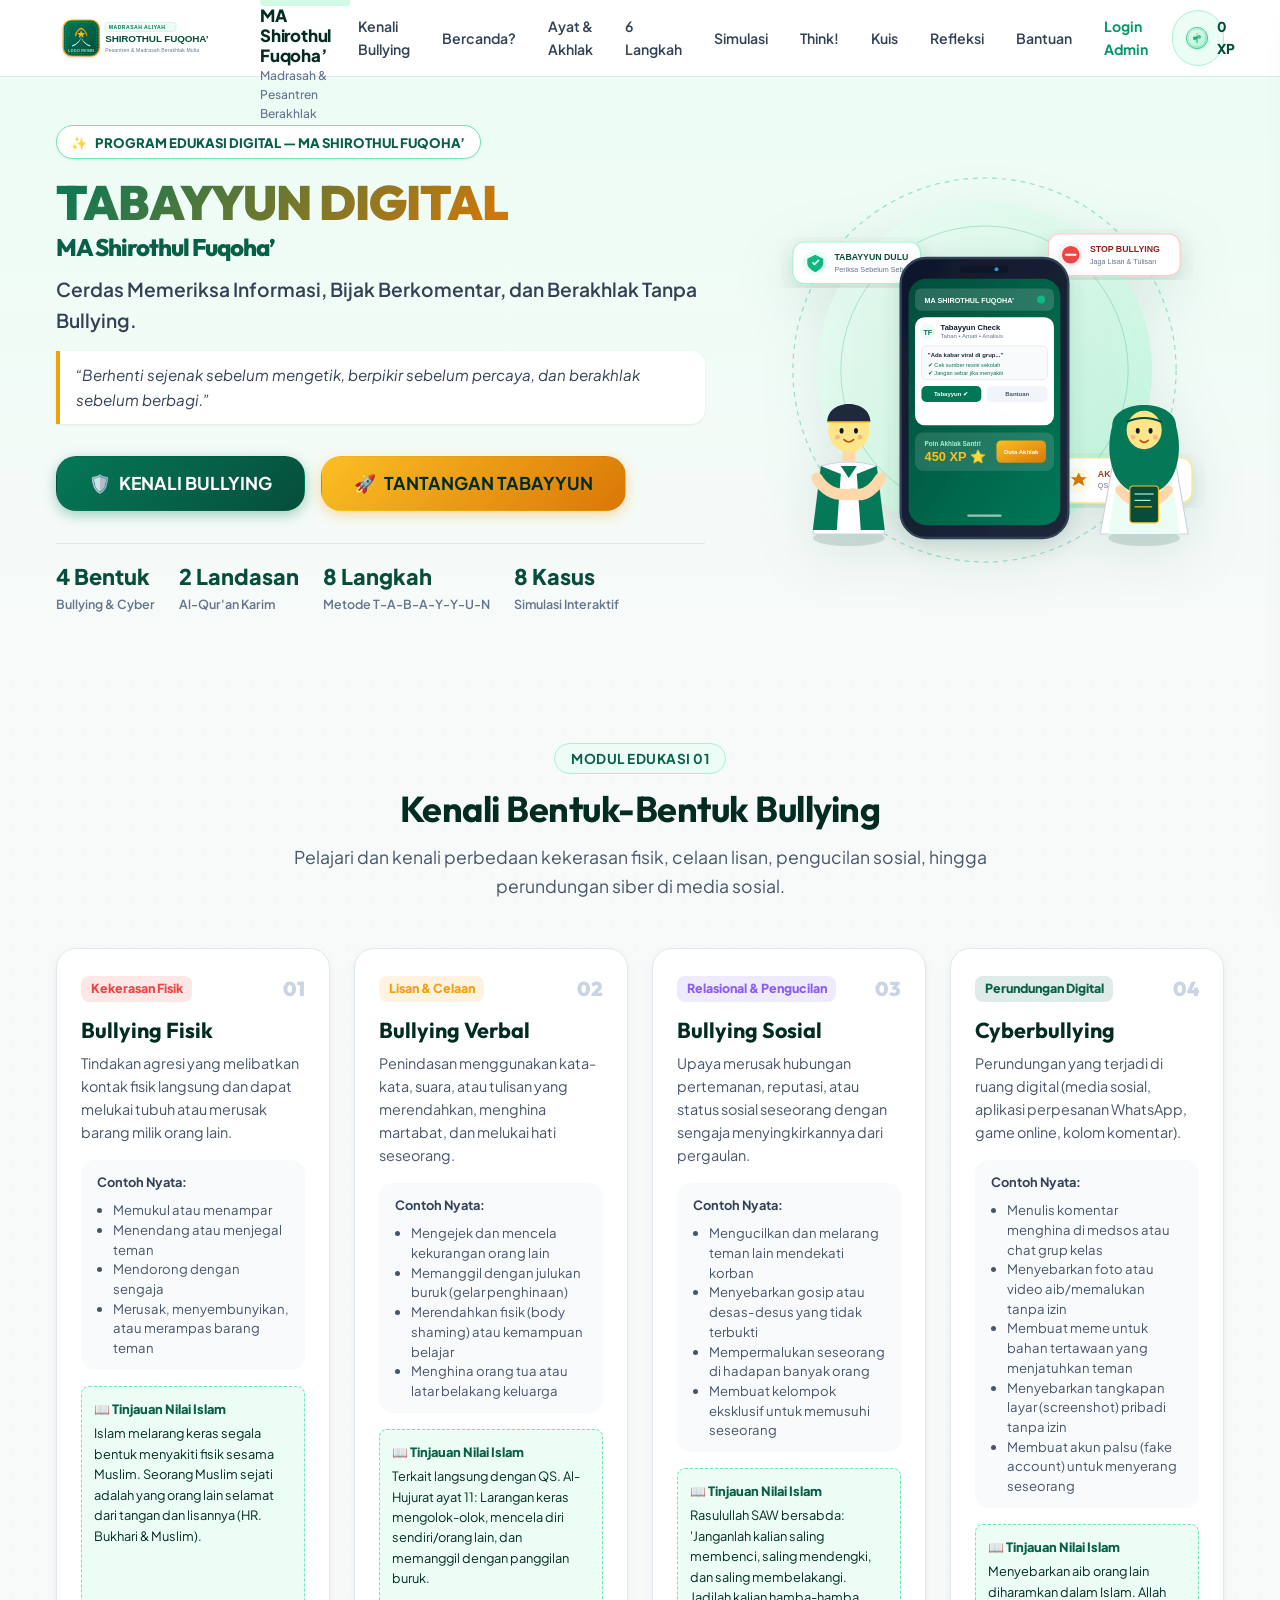
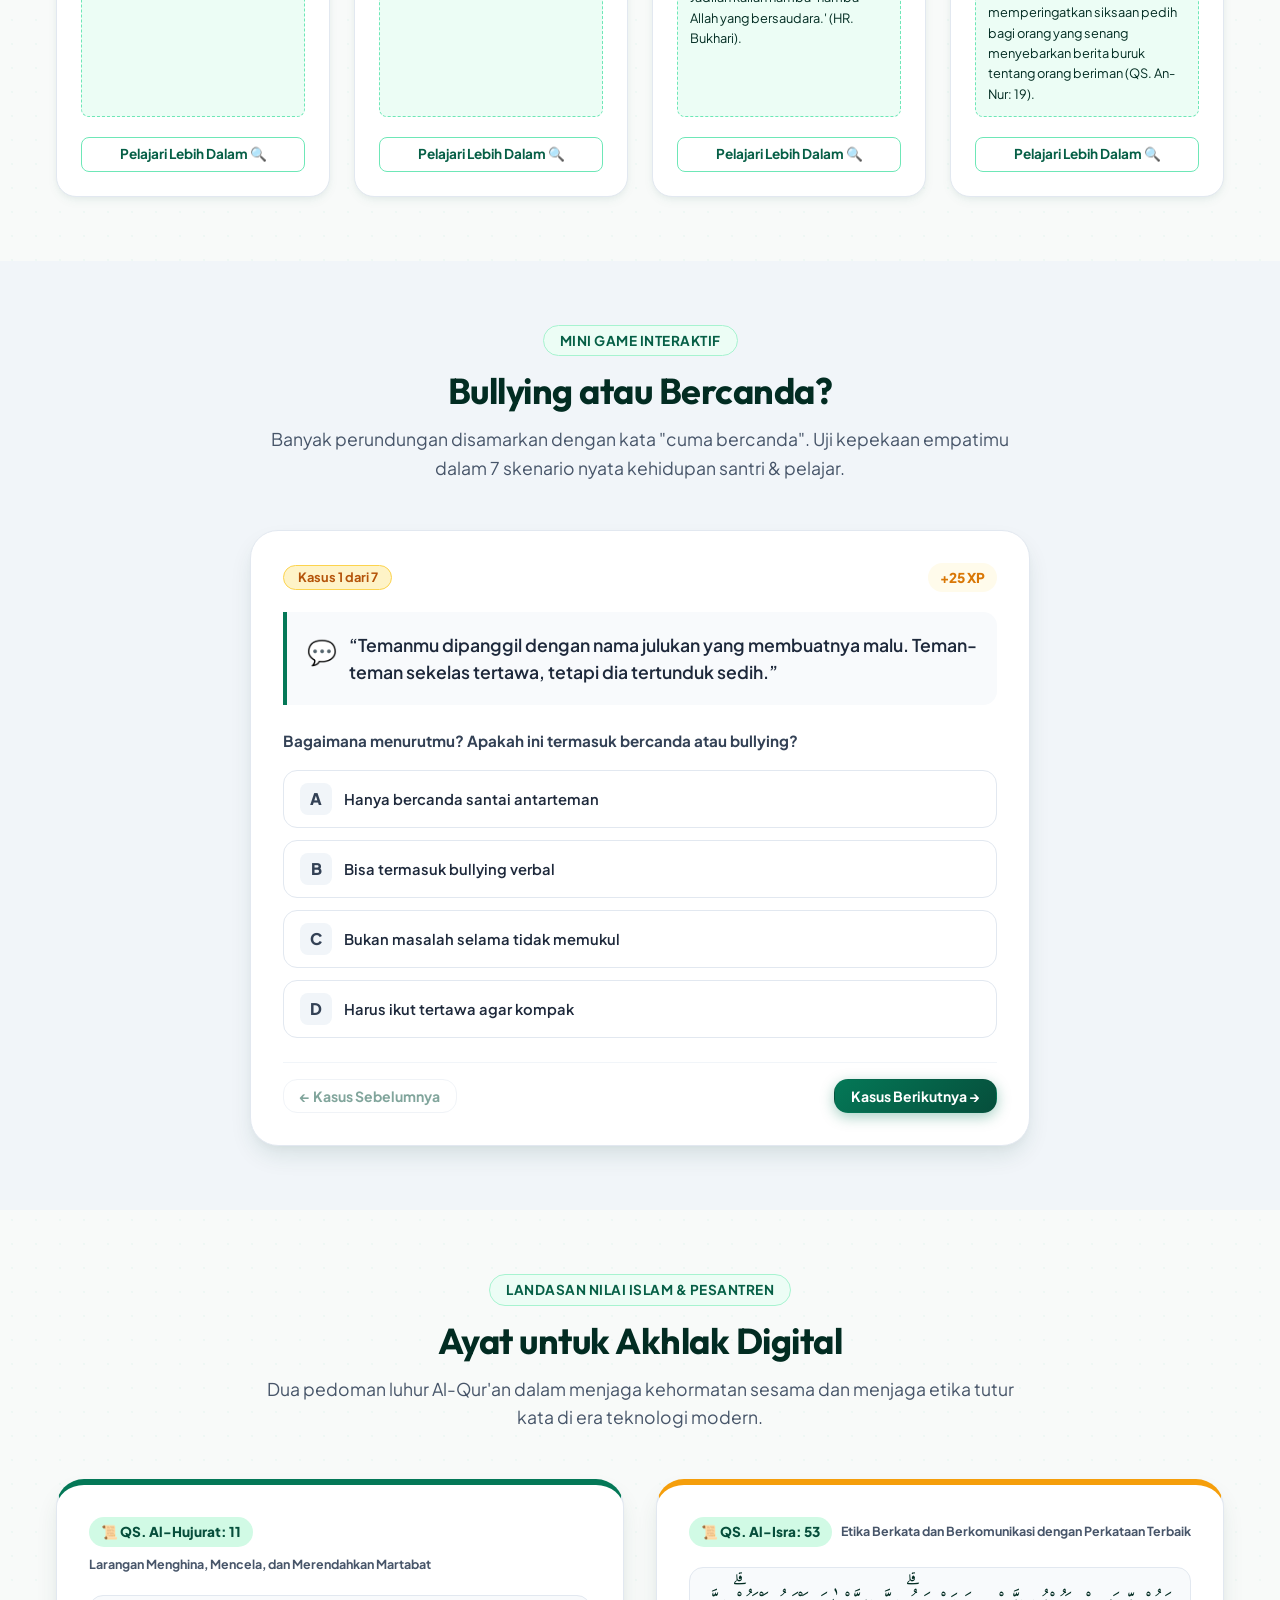
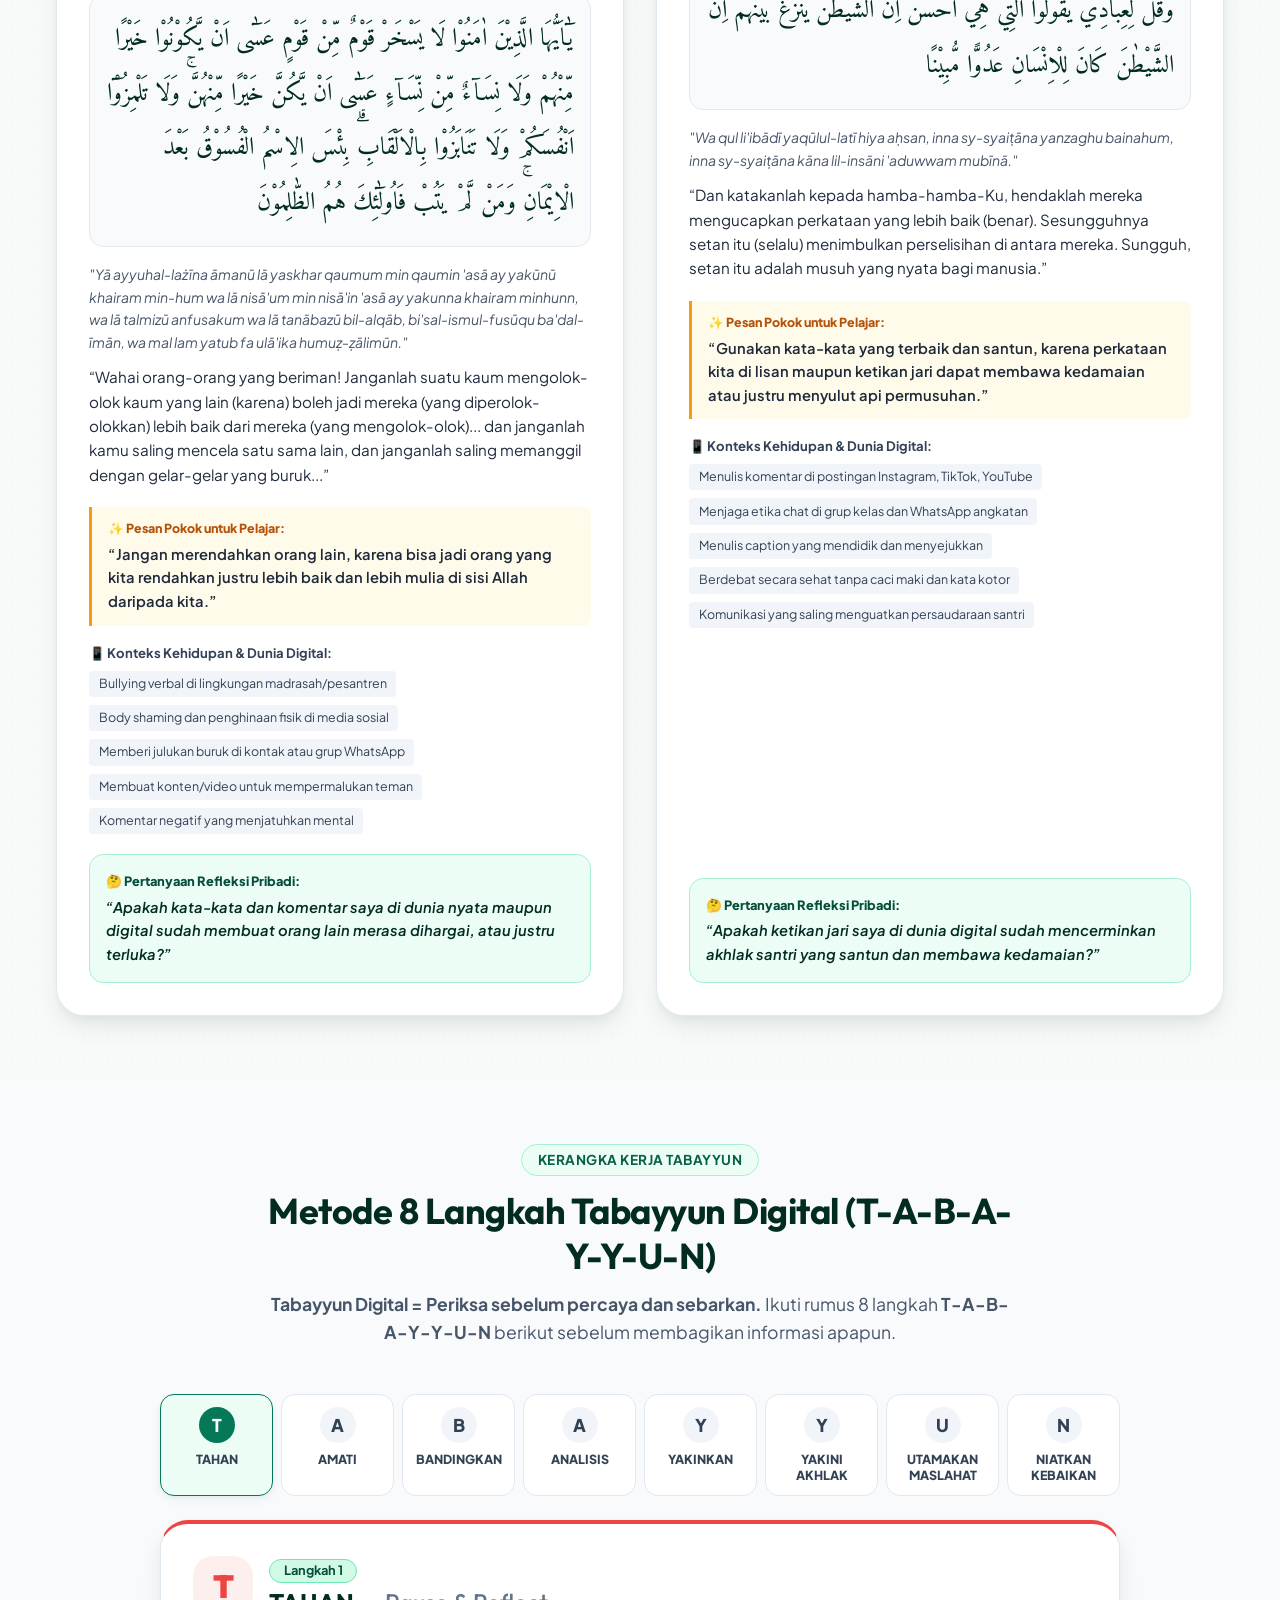
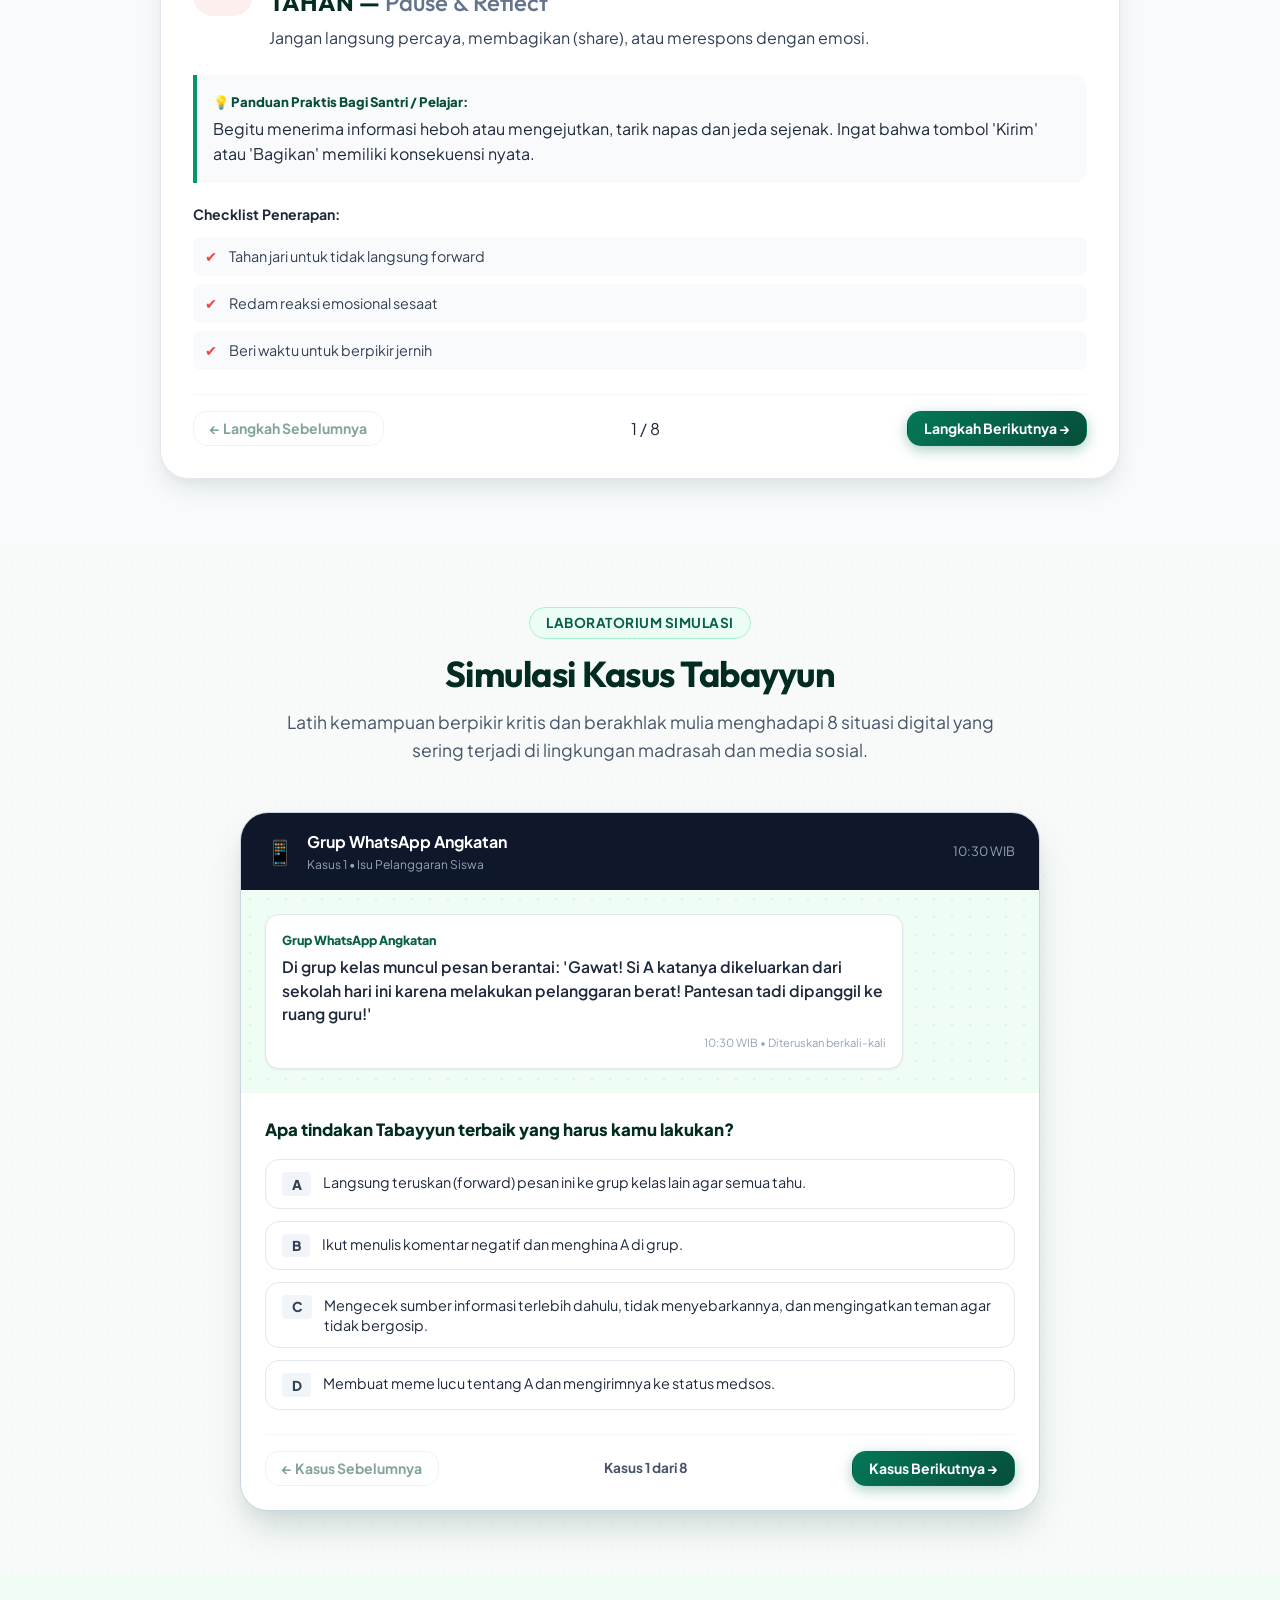
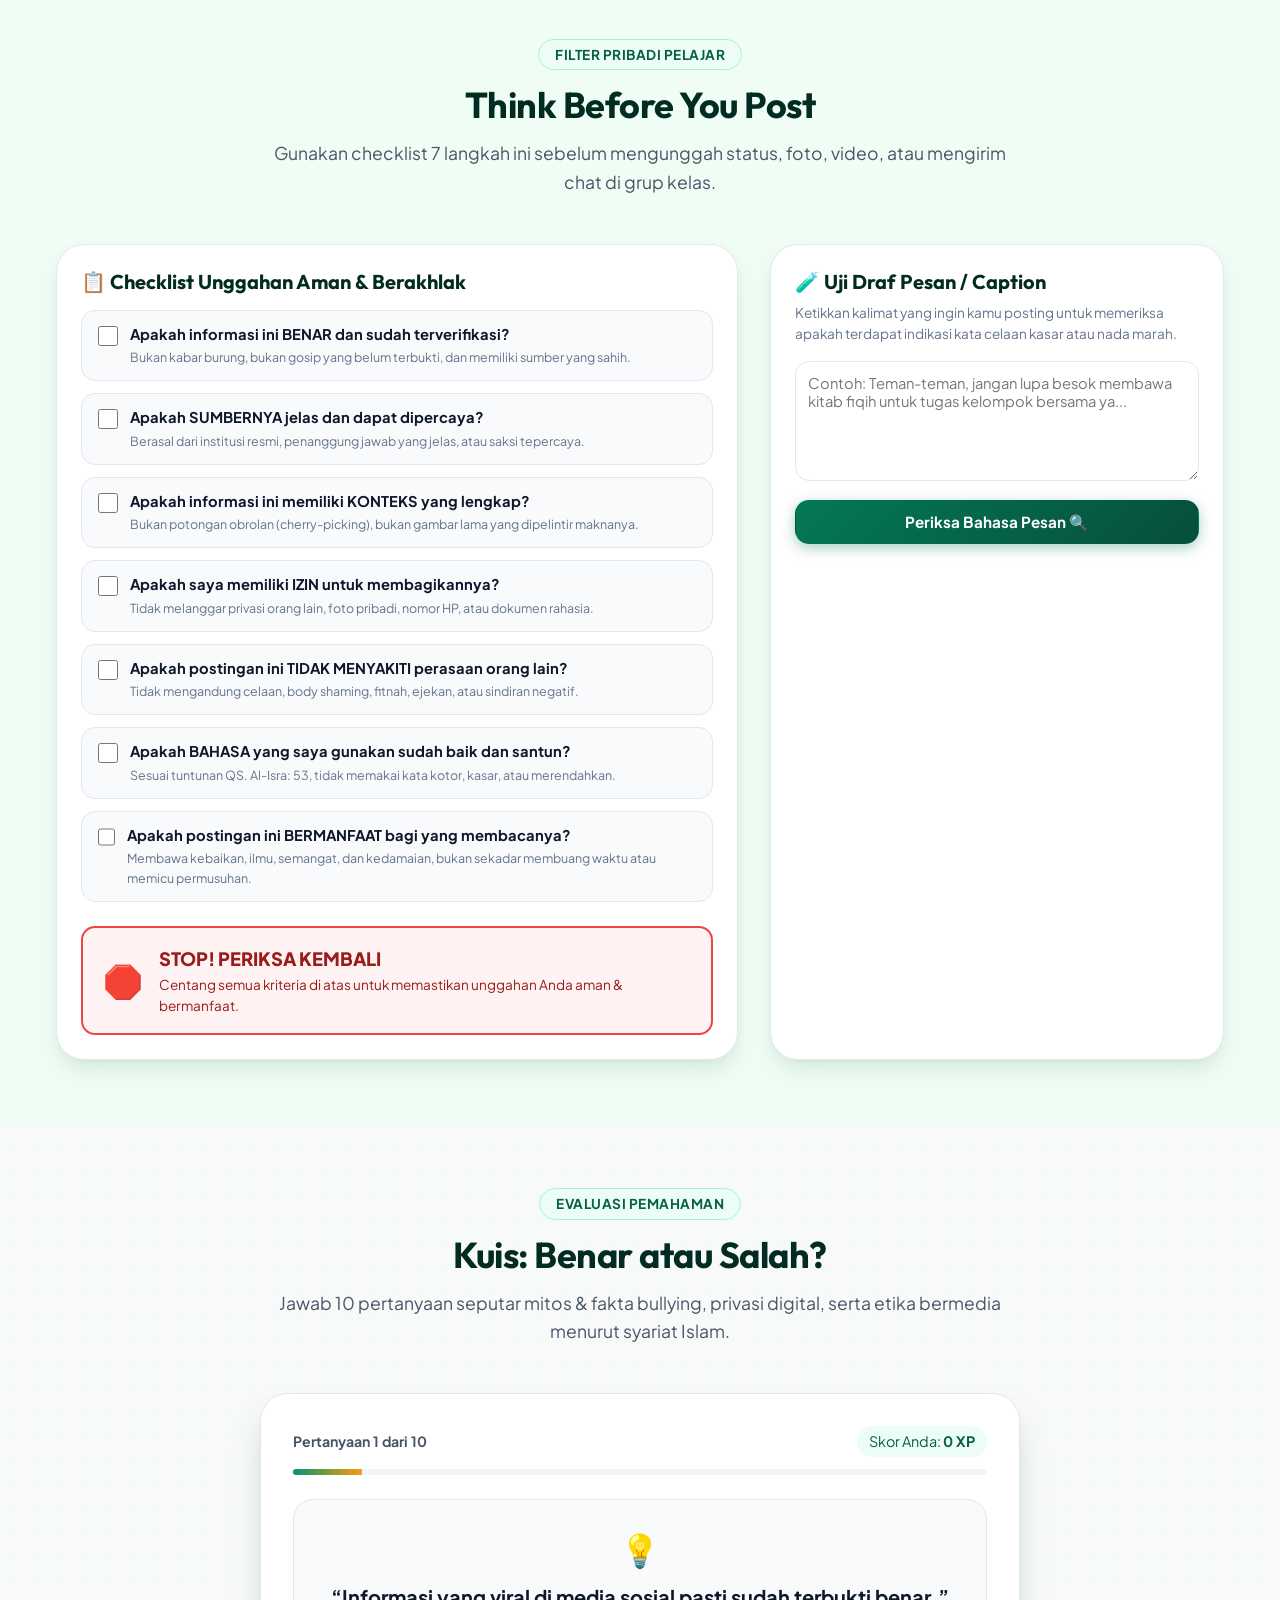
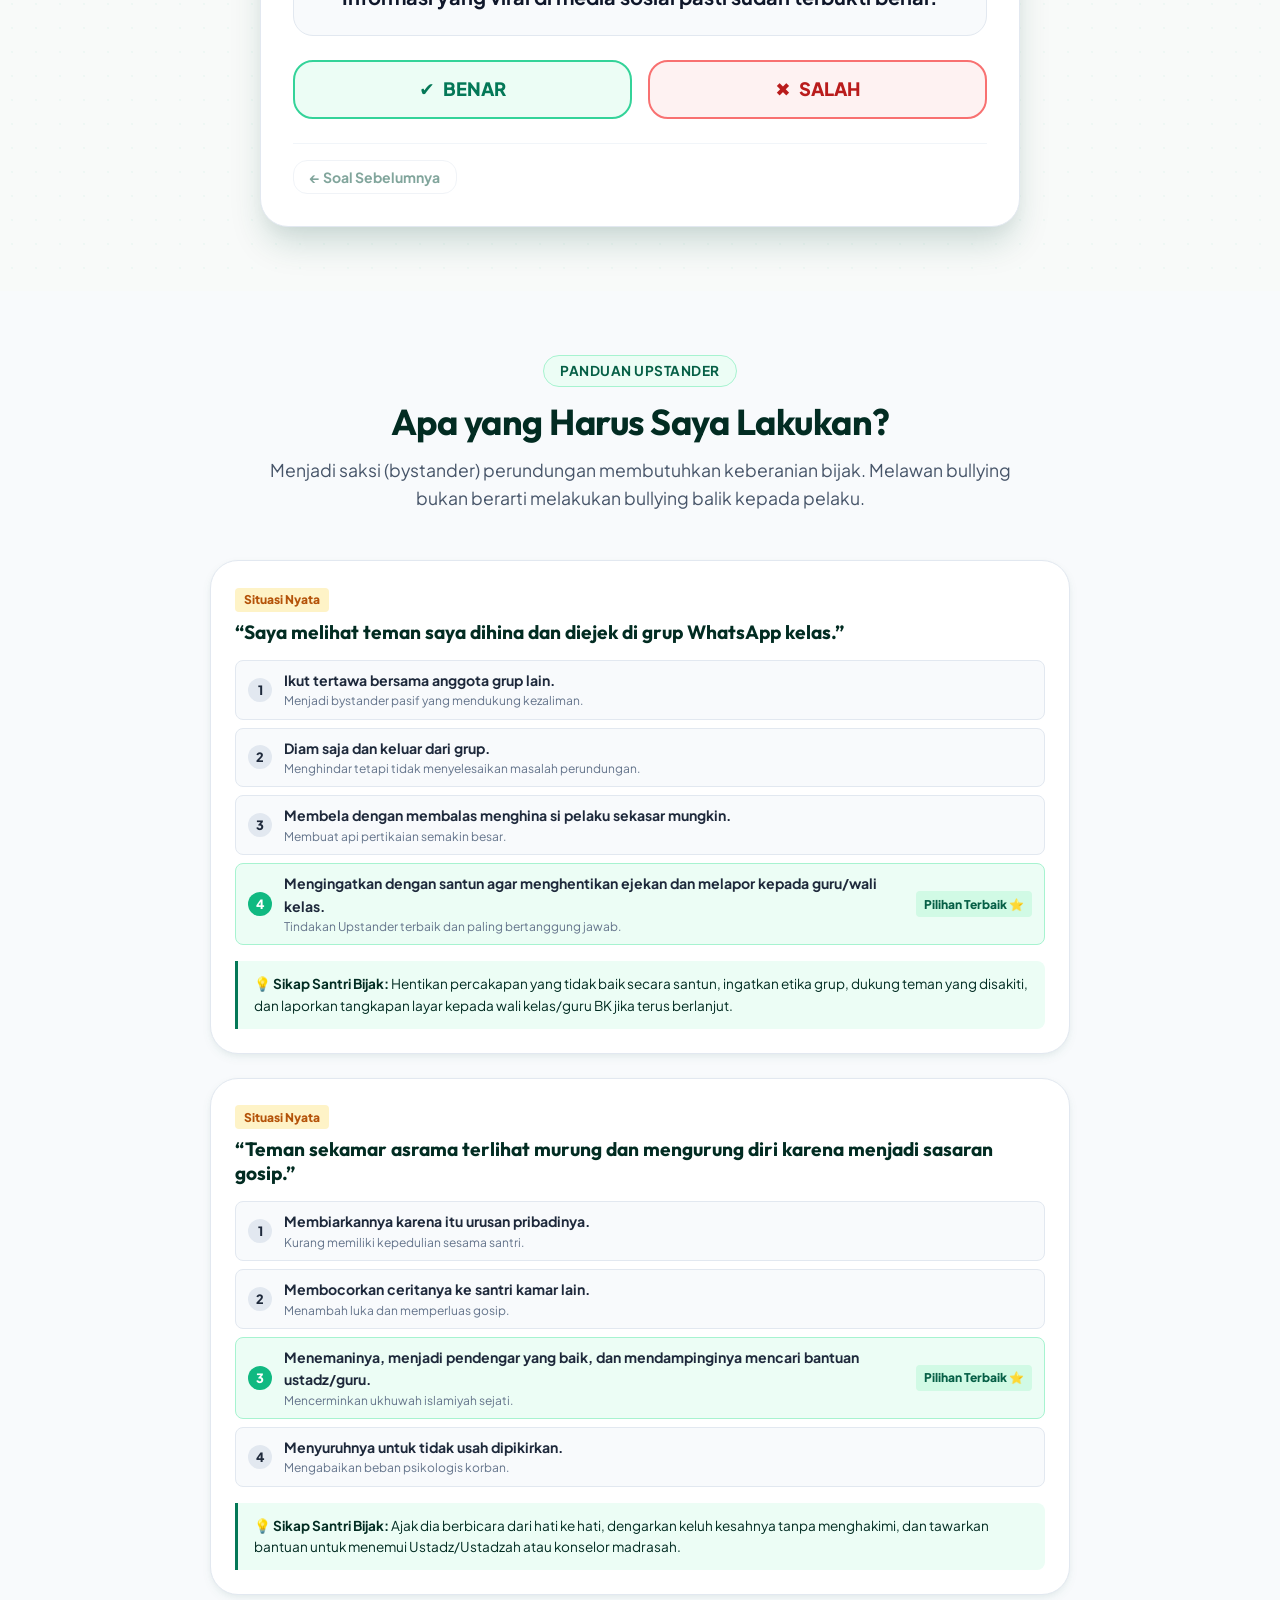
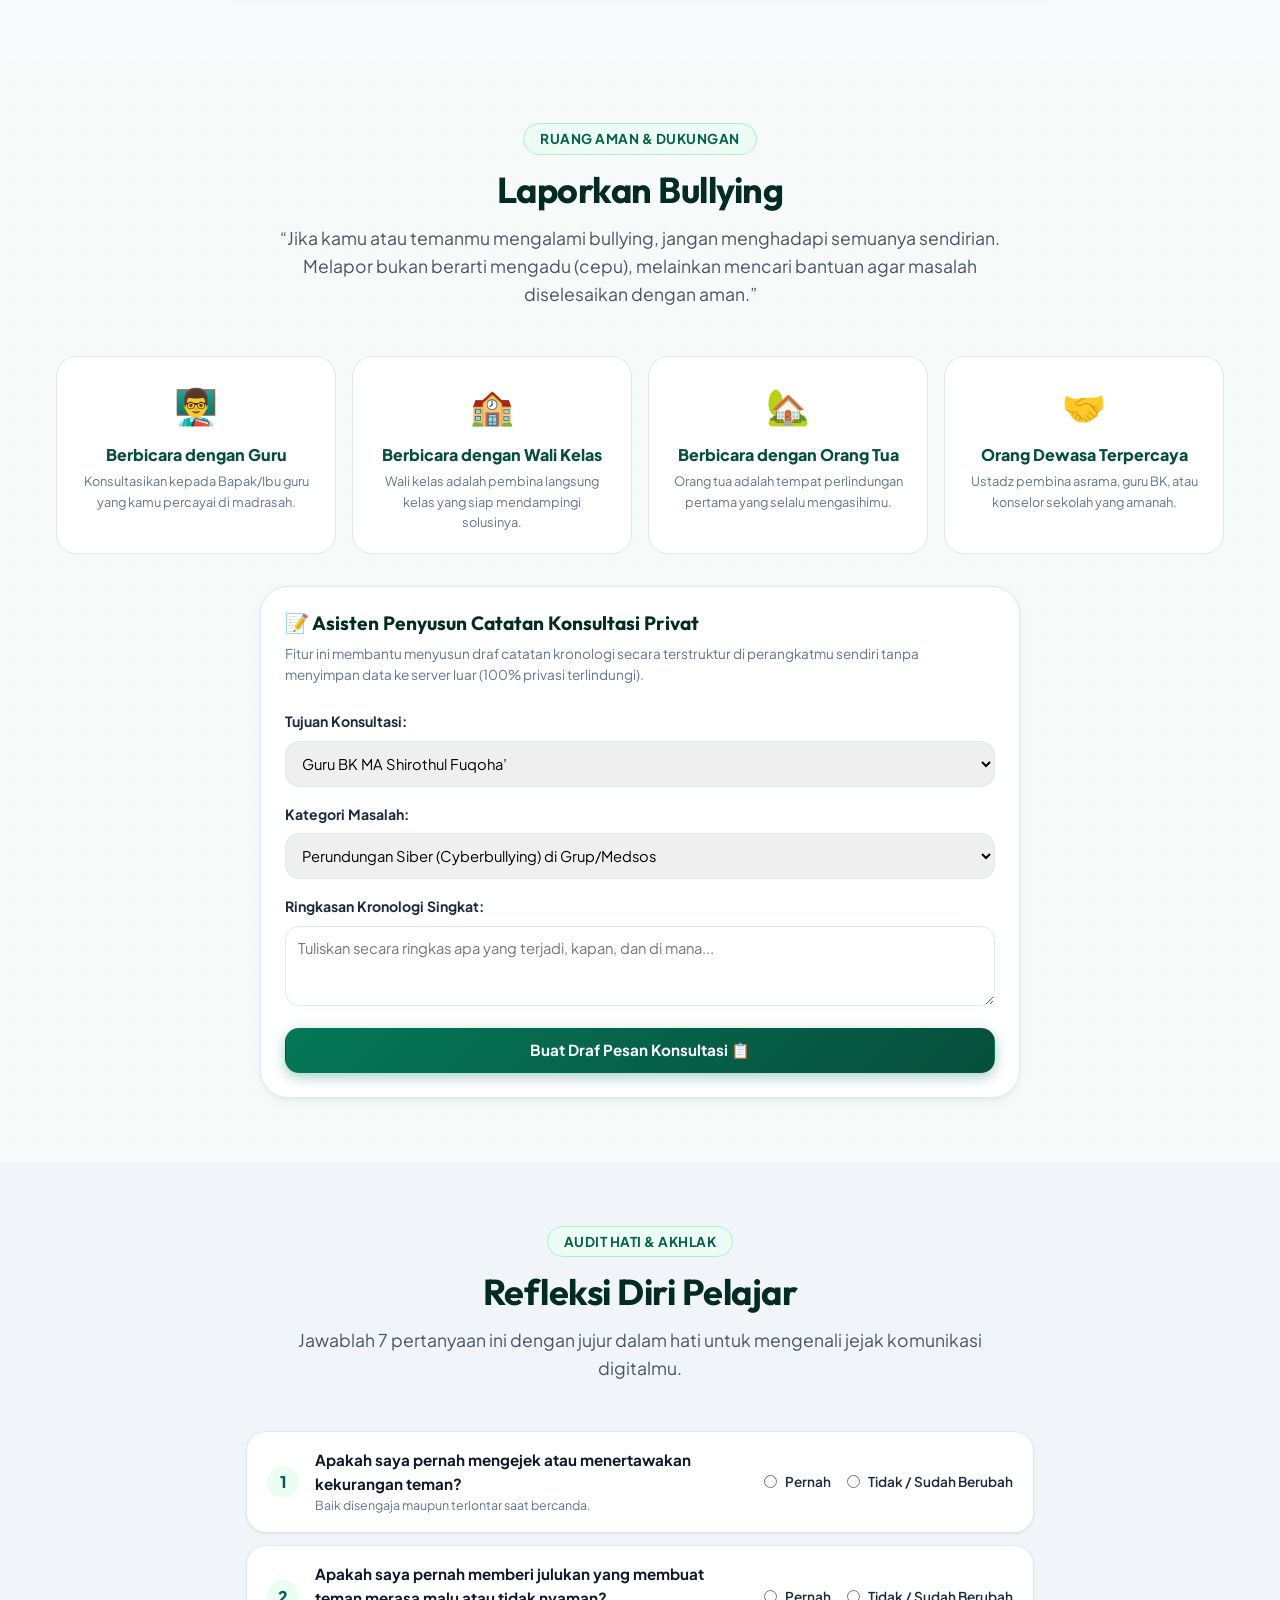
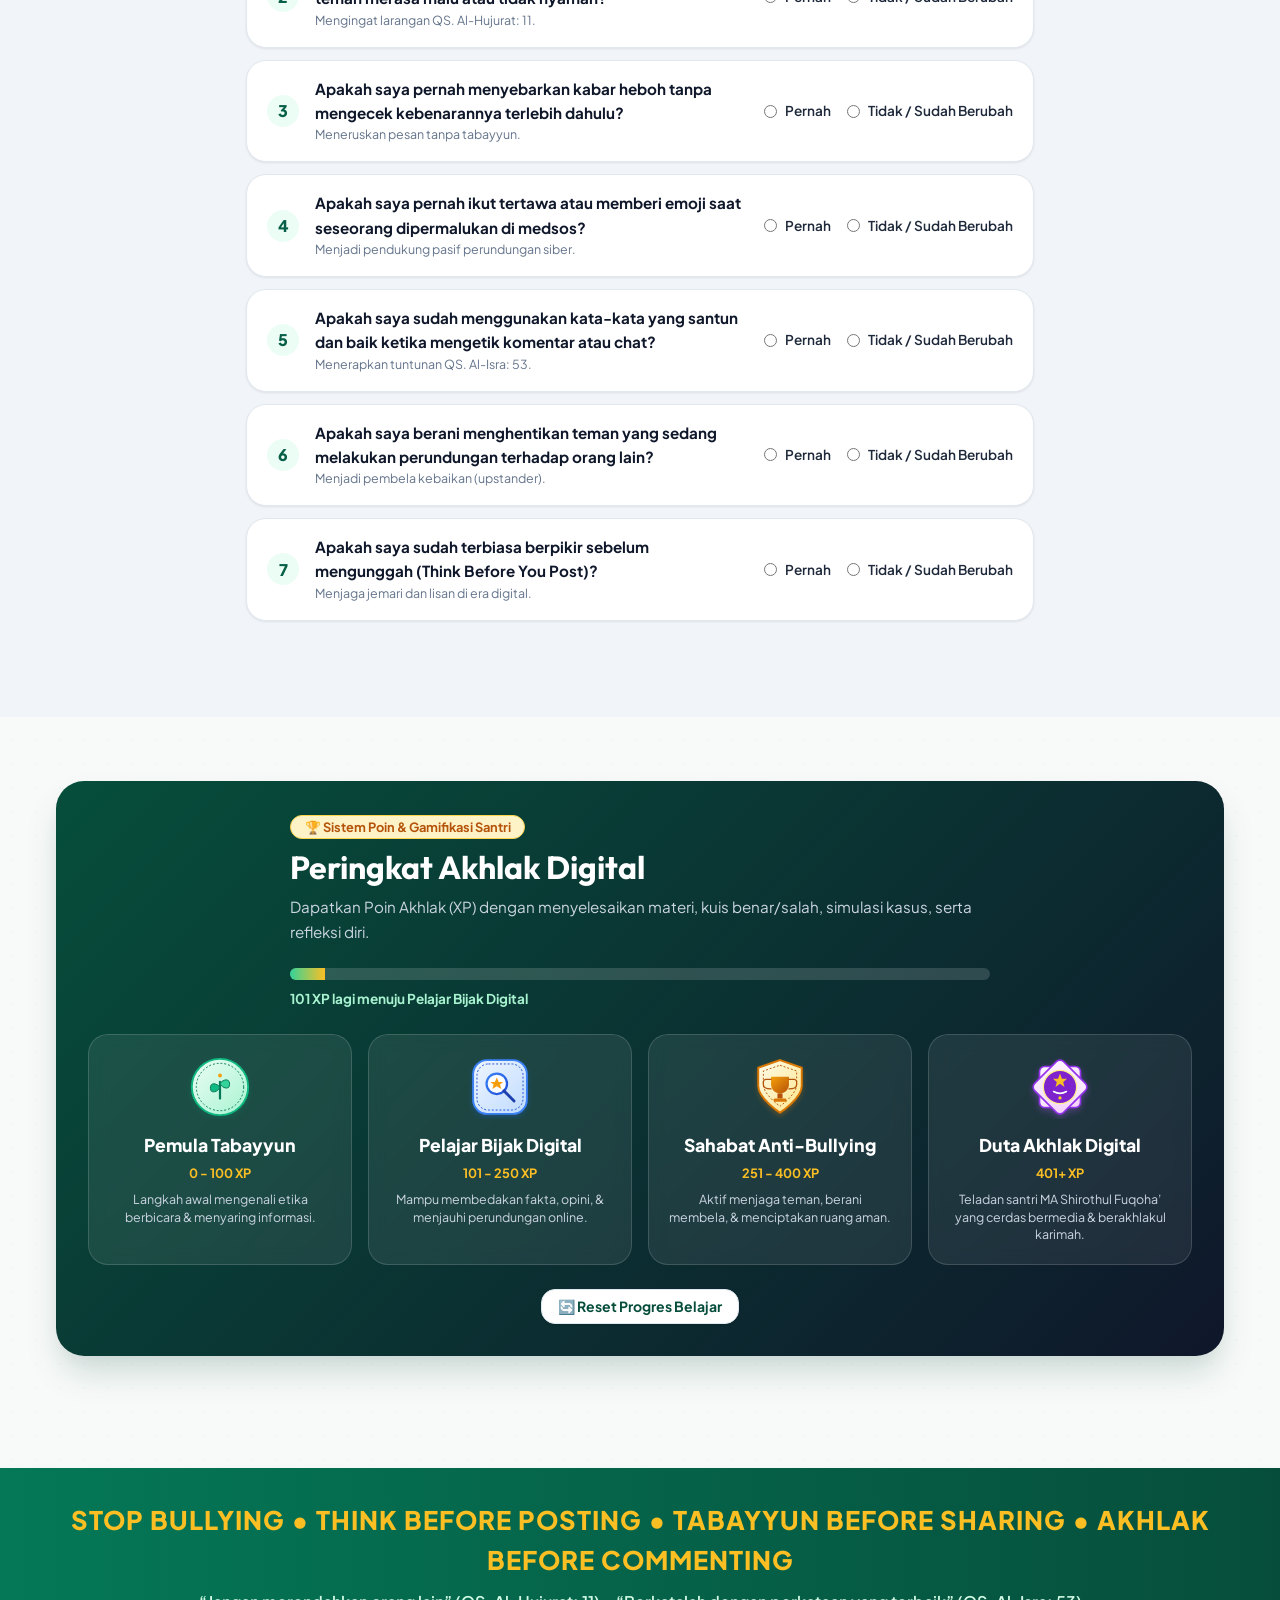
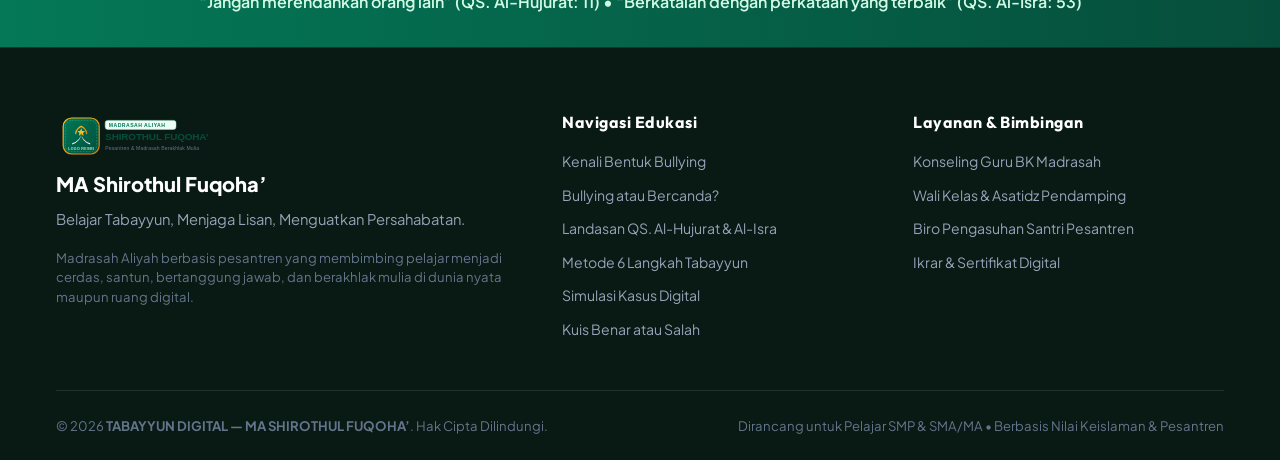
<file: index.html>
<!DOCTYPE html>
<html lang="id">
<head>
  <meta charset="UTF-8">
  <meta name="viewport" content="width=device-width, initial-scale=1.0, maximum-scale=5.0">
  <meta http-equiv="X-UA-Compatible" content="ie=edge">
  
  <!-- SEO & School Metadata -->
  <title>TABAYYUN DIGITAL — MA SHIROTHUL FUQOHA’ | Cerdas Bermedia, Berakhlak Tanpa Bullying</title>
  <meta name="description" content="Platform edukasi interaktif resmi MA Shirothul Fuqoha' untuk pelajar SMP dan SMA/MA: Kenali Bullying, Cyberbullying, Landasan QS. Al-Hujurat 11 & QS. Al-Isra 53, Metode Tabayyun 6 Langkah, Simulasi Kasus & Kuis Digital.">
  <meta name="author" content="MA Shirothul Fuqoha’">
  <meta name="keywords" content="MA Shirothul Fuqoha, Tabayyun Digital, Anti Bullying, Cyberbullying, Madrasah, Pesantren, Akhlak Digital, QS Al-Hujurat 11, QS Al-Isra 53">
  
  <!-- Favicon using school logo -->
  <link rel="icon" type="image/svg+xml" href="assets/images/logo-ma-shirothul-fuqoha.svg">
  
  <!-- Google Fonts: Plus Jakarta Sans, Outfit & Amiri -->
  <link rel="preconnect" href="https://fonts.googleapis.com">
  <link rel="preconnect" href="https://fonts.gstatic.com" crossorigin>
  <link href="https://fonts.googleapis.com/css2?family=Amiri:ital,wght@0,400;0,700;1,400&family=Outfit:wght@500;600;700;800;900&family=Plus+Jakarta+Sans:ital,wght@0,400;0,500;0,600;0,700;0,800;1,400;1,600&display=swap" rel="stylesheet">
  
  <!-- Modular Stylesheets -->
  <link rel="stylesheet" href="assets/css/variables.css">
  <link rel="stylesheet" href="assets/css/base.css">
  <link rel="stylesheet" href="assets/css/components.css">
  <link rel="stylesheet" href="assets/css/sections.css">
  <link rel="stylesheet" href="assets/css/responsive.css">
</head>
<body>

  <!-- ==========================================
       HEADER & NAVIGATION
  ========================================== -->
  <header class="site-header" id="siteHeader">
    <div class="container header-container">
      <!-- School Official Brand Link -->
      <a href="#hero" class="brand-wrapper" title="MA Shirothul Fuqoha’ - Tabayyun Digital">
        <img src="assets/images/logo-ma-shirothul-fuqoha.svg" alt="Logo Resmi MA Shirothul Fuqoha’" class="brand-logo-img js-school-logo">
        <div class="brand-text-block">
          <span class="brand-badge">PROGRAM EDUKASI DIGITAL</span>
          <span class="brand-school-name js-school-name">MA SHIROTHUL FUQOHA’</span>
          <span class="brand-sub">Madrasah &amp; Pesantren Berakhlak</span>
        </div>
      </a>

      <!-- Desktop Nav -->
      <nav class="desktop-nav" aria-label="Navigasi Utama">
        <a href="#kenali" class="nav-link">Kenali Bullying</a>
        <a href="#bercanda" class="nav-link">Bercanda?</a>
        <a href="#ayat" class="nav-link">Ayat &amp; Akhlak</a>
        <a href="#tabayyun" class="nav-link">6 Langkah</a>
        <a href="#simulasi" class="nav-link">Simulasi</a>
        <a href="#think" class="nav-link">Think!</a>
        <a href="#kuis" class="nav-link">Kuis</a>
        <a href="#refleksi" class="nav-link">Refleksi</a>
        <a href="#bantuan" class="nav-link">Bantuan</a>
        <a href="superadmin-login.html" class="nav-link" style="color: var(--color-primary-600); font-weight: 700;">Login Admin</a>

        <!-- Live Points Widget -->
        <div class="header-points-widget" title="Poin Akhlak Digital Anda">
          <img src="assets/images/badge-pemula.svg" alt="Badge" class="header-points-icon js-rank-icon">
          <span class="header-points-text js-point-count">0 XP</span>
        </div>
      </nav>

      <!-- Hamburger Button (Mobile) -->
      <button class="hamburger-btn" id="hamburgerBtn" aria-label="Buka Menu Navigasi">
        ☰
      </button>
    </div>
  </header>

  <!-- Mobile Drawer Overlay & Menu -->
  <div class="drawer-overlay" id="drawerOverlay"></div>
  <aside class="mobile-drawer" id="mobileDrawer" aria-label="Menu Ponsel">
    <div class="drawer-header">
      <div class="brand-text-block">
        <span class="brand-school-name js-school-name">MA SHIROTHUL FUQOHA’</span>
        <span class="brand-sub">Tabayyun Digital</span>
      </div>
      <button class="modal-close-btn" id="closeDrawerBtn" aria-label="Tutup Menu">&times;</button>
    </div>
    <div class="drawer-body">
      <div class="header-points-widget" style="margin-bottom: 1rem;">
        <img src="assets/images/badge-pemula.svg" alt="Badge" class="header-points-icon js-rank-icon">
        <div>
          <div class="header-points-text js-point-count">0 XP</div>
          <small class="js-rank-title" style="color: #64748b; font-size: 0.75rem;">Pemula Tabayyun</small>
        </div>
      </div>
      <a href="#hero" class="drawer-link">🏠 Beranda</a>
      <a href="#kenali" class="drawer-link">🛡️ Kenali Bullying</a>
      <a href="#bercanda" class="drawer-link">🎭 Bullying atau Bercanda?</a>
      <a href="#ayat" class="drawer-link">📖 Ayat &amp; Akhlak Digital</a>
      <a href="#tabayyun" class="drawer-link">🔍 6 Langkah Tabayyun</a>
      <a href="#simulasi" class="drawer-link">📱 Simulasi Kasus (8 Studi)</a>
      <a href="#think" class="drawer-link">✍️ Think Before You Post</a>
      <a href="#kuis" class="drawer-link">🎯 Kuis Benar atau Salah</a>
      <a href="#dilema" class="drawer-link">🤝 Apa yang Harus Dilakukan?</a>
      <a href="#bantuan" class="drawer-link">🆘 Laporkan Bullying (Aman)</a>
      <a href="#refleksi" class="drawer-link">🌟 Refleksi Diri &amp; Sertifikat</a>
      <a href="superadmin-login.html" class="drawer-link" style="color: var(--color-primary-600); font-weight: 700;">🔑 Login Admin</a>
    </div>
  </aside>

  <main>
    <!-- ==========================================
         HERO SECTION
    ========================================== -->
    <section class="hero-section" id="hero">
      <div class="container hero-grid">
        <div class="hero-content">
          <div class="hero-program-badge">
            <span>✨</span>
            <span>PROGRAM EDUKASI DIGITAL — MA SHIROTHUL FUQOHA’</span>
          </div>

          <h1 class="hero-title">
            <span class="hero-title-highlight">TABAYYUN DIGITAL</span>
            <span class="hero-school-label js-school-name">MA SHIROTHUL FUQOHA’</span>
          </h1>

          <p class="hero-subtitle">
            Cerdas Memeriksa Informasi, Bijak Berkomentar, dan Berakhlak Tanpa Bullying.
          </p>

          <div class="hero-hook-quote">
            “Berhenti sejenak sebelum mengetik, berpikir sebelum percaya, dan berakhlak sebelum berbagi.”
          </div>

          <div class="hero-cta-group">
            <a href="#kenali" class="btn btn--primary btn--lg">
              <span>🛡️</span> KENALI BULLYING
            </a>
            <a href="#simulasi" class="btn btn--gold btn--lg">
              <span>🚀</span> TANTANGAN TABAYYUN
            </a>
          </div>

          <div class="hero-stats-row">
            <div class="hero-stat-item">
              <span class="stat-num">4 Bentuk</span>
              <span class="stat-label">Bullying &amp; Cyber</span>
            </div>
            <div class="hero-stat-item">
              <span class="stat-num">2 Landasan</span>
              <span class="stat-label">Al-Qur'an Karim</span>
            </div>
            <div class="hero-stat-item">
              <span class="stat-num">8 Langkah</span>
              <span class="stat-label">Metode T-A-B-A-Y-Y-U-N</span>
            </div>
            <div class="hero-stat-item">
              <span class="stat-num">8 Kasus</span>
              <span class="stat-label">Simulasi Interaktif</span>
            </div>
          </div>
        </div>

        <div class="hero-visual-card">
          <img src="assets/images/hero-illustration.svg" alt="Ilustrasi Santri dan Pelajar Madrasah Belajar Tabayyun Digital" class="hero-main-illustration">
        </div>
      </div>
    </section>

    <!-- ==========================================
         SECTION 1: KENALI BULLYING
    ========================================== -->
    <section class="section" id="kenali">
      <div class="container">
        <div class="section-header">
          <span class="section-tag">Modul Edukasi 01</span>
          <h2 class="section-title">Kenali Bentuk-Bentuk Bullying</h2>
          <p class="section-subtitle">
            Pelajari dan kenali perbedaan kekerasan fisik, celaan lisan, pengucilan sosial, hingga perundungan siber di media sosial.
          </p>
        </div>

        <div class="cards-grid-4" id="bullyingCardsGrid">
          <!-- Rendered dynamically by interactive.js -->
        </div>
      </div>
    </section>

    <!-- ==========================================
         SECTION 2: BULLYING ATAU BERCANDA?
    ========================================== -->
    <section class="section" id="bercanda" style="background-color: #f1f5f9;">
      <div class="container">
        <div class="section-header">
          <span class="section-tag">Mini Game Interaktif</span>
          <h2 class="section-title">Bullying atau Bercanda?</h2>
          <p class="section-subtitle">
            Banyak perundungan disamarkan dengan kata "cuma bercanda". Uji kepekaan empatimu dalam 7 skenario nyata kehidupan santri &amp; pelajar.
          </p>
        </div>

        <div id="jokingGameContainer">
          <!-- Rendered dynamically by interactive.js -->
        </div>
      </div>
    </section>

    <!-- ==========================================
         SECTION 3: AYAT UNTUK AKHLAK DIGITAL
    ========================================== -->
    <section class="section" id="ayat">
      <div class="container">
        <div class="section-header">
          <span class="section-tag">Landasan Nilai Islam &amp; Pesantren</span>
          <h2 class="section-title">Ayat untuk Akhlak Digital</h2>
          <p class="section-subtitle">
            Dua pedoman luhur Al-Qur'an dalam menjaga kehormatan sesama dan menjaga etika tutur kata di era teknologi modern.
          </p>
        </div>

        <div class="quranic-grid" id="quranicCardsGrid">
          <!-- Rendered dynamically by interactive.js -->
        </div>
      </div>
    </section>

    <!-- ==========================================
         SECTION 4: TABAYYUN DIGITAL (8 LANGKAH T-A-B-A-Y-Y-U-N)
    ========================================== -->
    <section class="section" id="tabayyun" style="background-color: #f8fafc;">
      <div class="container">
        <div class="section-header">
          <span class="section-tag">Kerangka Kerja Tabayyun</span>
          <h2 class="section-title">Metode 8 Langkah Tabayyun Digital (T-A-B-A-Y-Y-U-N)</h2>
          <p class="section-subtitle">
            <strong>Tabayyun Digital = Periksa sebelum percaya dan sebarkan.</strong> Ikuti rumus 8 langkah <strong>T-A-B-A-Y-Y-U-N</strong> berikut sebelum membagikan informasi apapun.
          </p>
        </div>

        <div class="tabayyun-stepper-wrapper">
          <div class="tabayyun-step-nav" id="tabayyunStepNav">
            <!-- Stepper Buttons -->
          </div>

          <div id="tabayyunStepContent">
            <!-- Stepper Content Card -->
          </div>
        </div>
      </div>
    </section>

    <!-- ==========================================
         SECTION 5: SIMULASI KASUS TABAYYUN (8 SKENARIO)
    ========================================== -->
    <section class="section" id="simulasi">
      <div class="container">
        <div class="section-header">
          <span class="section-tag">Laboratorium Simulasi</span>
          <h2 class="section-title">Simulasi Kasus Tabayyun</h2>
          <p class="section-subtitle">
            Latih kemampuan berpikir kritis dan berakhlak mulia menghadapi 8 situasi digital yang sering terjadi di lingkungan madrasah dan media sosial.
          </p>
        </div>

        <div id="simulationCaseContainer">
          <!-- Rendered dynamically by interactive.js -->
        </div>
      </div>
    </section>

    <!-- ==========================================
         SECTION 6: THINK BEFORE YOU POST
    ========================================== -->
    <section class="section" id="think" style="background-color: #f0fdf4;">
      <div class="container">
        <div class="section-header">
          <span class="section-tag">Filter Pribadi Pelajar</span>
          <h2 class="section-title">Think Before You Post</h2>
          <p class="section-subtitle">
            Gunakan checklist 7 langkah ini sebelum mengunggah status, foto, video, atau mengirim chat di grup kelas.
          </p>
        </div>

        <div class="think-layout">
          <!-- Checklist Area -->
          <div class="think-checklist-card">
            <h3 style="margin-bottom: 1rem; font-size: 1.25rem;">📋 Checklist Unggahan Aman &amp; Berakhlak</h3>
            <div class="think-checklist-items" id="thinkChecklistItems">
              <!-- Checkboxes rendered dynamically -->
            </div>

            <!-- Dynamic Status Result -->
            <div id="thinkStatusBanner" class="think-status-banner status--danger">
              <div class="status-icon">🛑</div>
              <div>
                <div class="status-title">STOP! PERIKSA KEMBALI</div>
                <div class="status-desc">Centang semua kriteria di atas untuk memastikan unggahan Anda aman &amp; bermanfaat.</div>
              </div>
            </div>
          </div>

          <!-- Interactive Sandbox Tester -->
          <div class="think-sandbox-card">
            <h3 style="margin-bottom: 0.5rem; font-size: 1.25rem;">🧪 Uji Draf Pesan / Caption</h3>
            <p style="font-size: 0.85rem; color: #64748b; margin-bottom: 1rem;">
              Ketikkan kalimat yang ingin kamu posting untuk memeriksa apakah terdapat indikasi kata celaan kasar atau nada marah.
            </p>

            <textarea id="postSandboxInput" class="sandbox-textarea" placeholder="Contoh: Teman-teman, jangan lupa besok membawa kitab fiqih untuk tugas kelompok bersama ya..."></textarea>
            
            <button class="btn btn--primary btn--full" id="btnTestPost">
              Periksa Bahasa Pesan 🔍
            </button>

            <div id="sandboxResultBox"></div>
          </div>
        </div>
      </div>
    </section>

    <!-- ==========================================
         SECTION 7: KUIS BENAR ATAU SALAH
    ========================================== -->
    <section class="section" id="kuis">
      <div class="container">
        <div class="section-header">
          <span class="section-tag">Evaluasi Pemahaman</span>
          <h2 class="section-title">Kuis: Benar atau Salah?</h2>
          <p class="section-subtitle">
            Jawab 10 pertanyaan seputar mitos &amp; fakta bullying, privasi digital, serta etika bermedia menurut syariat Islam.
          </p>
        </div>

        <div id="trueFalseQuizContainer">
          <!-- Rendered dynamically by interactive.js -->
        </div>
      </div>
    </section>

    <!-- ==========================================
         SECTION 8: APA YANG HARUS SAYA LAKUKAN? (UPSTANDER)
    ========================================== -->
    <section class="section" id="dilema" style="background-color: #f8fafc;">
      <div class="container">
        <div class="section-header">
          <span class="section-tag">Panduan Upstander</span>
          <h2 class="section-title">Apa yang Harus Saya Lakukan?</h2>
          <p class="section-subtitle">
            Menjadi saksi (bystander) perundungan membutuhkan keberanian bijak. Melawan bullying bukan berarti melakukan bullying balik kepada pelaku.
          </p>
        </div>

        <div class="dilemmas-grid" id="actionDilemmasContainer">
          <!-- Rendered dynamically by interactive.js -->
        </div>
      </div>
    </section>

    <!-- ==========================================
         SECTION 9: LAPORKAN BULLYING (PANDUAN AMAN)
    ========================================== -->
    <section class="section" id="bantuan">
      <div class="container">
        <div class="section-header">
          <span class="section-tag">Ruang Aman &amp; Dukungan</span>
          <h2 class="section-title">Laporkan Bullying</h2>
          <p class="section-subtitle">
            “Jika kamu atau temanmu mengalami bullying, jangan menghadapi semuanya sendirian. Melapor bukan berarti mengadu (cepu), melainkan mencari bantuan agar masalah diselesaikan dengan aman.”
          </p>
        </div>

        <!-- 4 Saluran Bantuan Utama -->
        <div class="report-channels-grid">
          <div class="report-channel-card">
            <div class="report-channel-icon">👨‍🏫</div>
            <div class="report-channel-title">Berbicara dengan Guru</div>
            <div class="report-channel-desc">Konsultasikan kepada Bapak/Ibu guru yang kamu percayai di madrasah.</div>
          </div>
          <div class="report-channel-card">
            <div class="report-channel-icon">🏫</div>
            <div class="report-channel-title">Berbicara dengan Wali Kelas</div>
            <div class="report-channel-desc">Wali kelas adalah pembina langsung kelas yang siap mendampingi solusinya.</div>
          </div>
          <div class="report-channel-card">
            <div class="report-channel-icon">🏡</div>
            <div class="report-channel-title">Berbicara dengan Orang Tua</div>
            <div class="report-channel-desc">Orang tua adalah tempat perlindungan pertama yang selalu mengasihimu.</div>
          </div>
          <div class="report-channel-card">
            <div class="report-channel-icon">🤝</div>
            <div class="report-channel-title">Orang Dewasa Terpercaya</div>
            <div class="report-channel-desc">Ustadz pembina asrama, guru BK, atau konselor sekolah yang amanah.</div>
          </div>
        </div>

        <!-- Private Incident Report Assistant Note -->
        <div class="report-helper-box">
          <h3 style="font-size: 1.2rem; margin-bottom: 0.5rem; color: var(--color-primary-950);">
            📝 Asisten Penyusun Catatan Konsultasi Privat
          </h3>
          <p style="font-size: 0.85rem; color: #64748b; margin-bottom: 1.5rem;">
            Fitur ini membantu menyusun draf catatan kronologi secara terstruktur di perangkatmu sendiri tanpa menyimpan data ke server luar (100% privasi terlindungi).
          </p>

          <div class="report-form-group">
            <label class="report-form-label" for="reportTargetRole">Tujuan Konsultasi:</label>
            <select id="reportTargetRole" class="report-form-control">
              <option value="Guru BK MA Shirothul Fuqoha’">Guru BK MA Shirothul Fuqoha’</option>
              <option value="Wali Kelas MA Shirothul Fuqoha’">Wali Kelas MA Shirothul Fuqoha’</option>
              <option value="Ustadz / Ustadzah Pengasuhan Asrama">Ustadz / Ustadzah Pengasuhan Asrama</option>
              <option value="Orang Tua / Wali">Orang Tua / Wali</option>
            </select>
          </div>

          <div class="report-form-group">
            <label class="report-form-label" for="reportCategory">Kategori Masalah:</label>
            <select id="reportCategory" class="report-form-control">
              <option value="Perundungan Siber (Cyberbullying) di Grup/Medsos">Perundungan Siber (Cyberbullying) di Grup/Medsos</option>
              <option value="Pelecehan Lisan / Ejekan Julukan Buruk">Pelecehan Lisan / Ejekan Julukan Buruk</option>
              <option value="Penyebaran Foto/Chat Tanpa Izin">Penyebaran Foto/Chat Tanpa Izin</option>
              <option value="Pengucilan / Bullying Sosial">Pengucilan / Bullying Sosial</option>
              <option value="Kekerasan / Ancaman Fisik">Kekerasan / Ancaman Fisik</option>
            </select>
          </div>

          <div class="report-form-group">
            <label class="report-form-label" for="reportChronology">Ringkasan Kronologi Singkat:</label>
            <textarea id="reportChronology" class="report-form-control" rows="3" placeholder="Tuliskan secara ringkas apa yang terjadi, kapan, dan di mana..."></textarea>
          </div>

          <button class="btn btn--primary btn--full" id="btnGenerateReportDraft">
            Buat Draf Pesan Konsultasi 📋
          </button>

          <div id="reportDraftResult" style="display: none; margin-top: 1.5rem;">
            <label class="report-form-label">Draf Siap Disalin / Dicetak:</label>
            <textarea id="reportDraftText" class="report-form-control" rows="8" readonly></textarea>
            <small style="display: block; margin-top: 0.5rem; color: #047857; font-weight: 600;">
              ✔ Silakan salin teks ini untuk dikirimkan via chat pribadi kepada guru/ustadz, atau bawa saat menemui ruang BK.
            </small>
          </div>
        </div>
      </div>
    </section>

    <!-- ==========================================
         SECTION 10: REFLEKSI DIRI & IKRAR DIGITAL
    ========================================== -->
    <section class="section" id="refleksi" style="background-color: #f1f5f9;">
      <div class="container reflection-wrapper">
        <div class="section-header">
          <span class="section-tag">Audit Hati &amp; Akhlak</span>
          <h2 class="section-title">Refleksi Diri Pelajar</h2>
          <p class="section-subtitle">
            Jawablah 7 pertanyaan ini dengan jujur dalam hati untuk mengenali jejak komunikasi digitalmu.
          </p>
        </div>

        <div class="reflection-list" id="selfReflectionList">
          <!-- Rendered dynamically by interactive.js -->
        </div>

        <!-- Reflection Affirmation & Certificate Trigger Box -->
        <div id="reflectionResultBox" class="reflection-result-card" style="display: none;">
          <h3 style="color: #065f46; font-size: 1.4rem; margin-bottom: 0.5rem;">
            🌱 “Setiap orang bisa belajar menjadi lebih baik.”
          </h3>
          <p style="color: #047857; font-size: 1rem; max-width: 620px; margin: 0 auto 1.5rem auto;">
            Mulailah dari cara kita berbicara, mengetik, dan memperlakukan orang lain. Perubahan besar dimulai dari satu jari yang menahan diri dari menyakiti sesama.
          </p>

          <div class="reflection-pledge-box">
            <h4 style="font-size: 1.15rem; color: #064e3b; margin-bottom: 0.5rem;">
              📜 Ikrar Pelajar Berakhlak Digital MA Shirothul Fuqoha’
            </h4>
            <p style="font-size: 0.88rem; color: #475569;">
              Masukkan nama lengkapmu untuk mengukuhkan ikrar dan mencetak Sertifikat Apresiasi Resmi:
            </p>

            <div class="pledge-input-group">
              <input type="text" id="studentPledgeName" class="pledge-name-input" placeholder="Masukkan Nama Lengkap Anda...">
              <button class="btn btn--primary" id="btnGenerateCertificate">
                Terbitkan Sertifikat 🏆
              </button>
            </div>
          </div>
        </div>

        <!-- Certificate Display Target Area -->
        <div id="certificateDisplayArea" style="display: none; margin-top: 2rem;">
          <!-- Generated by certificate.js -->
        </div>

        <div id="certificateControls" style="display: none; text-align: center; margin-top: 1rem;">
          <button class="btn btn--gold" id="btnPrintCertificate">
            🖨️ Cetak / Simpan PDF Sertifikat
          </button>
        </div>
      </div>
    </section>

    <!-- ==========================================
         SECTION 11: GAMIFIKASI & TINGKATAN PRESTASI
    ========================================== -->
    <section class="section" id="prestasi">
      <div class="container">
        <div class="gamification-hub">
          <div class="text-center" style="max-width: 700px; margin: 0 auto;">
            <span class="badge-pill badge-pill--gold" style="margin-bottom: 0.5rem;">🏆 Sistem Poin &amp; Gamifikasi Santri</span>
            <h2 style="color: #ffffff; font-size: 2rem; margin-bottom: 0.5rem;">Peringkat Akhlak Digital</h2>
            <p style="color: #cbd5e1; font-size: 0.95rem;">
              Dapatkan Poin Akhlak (XP) dengan menyelesaikan materi, kuis benar/salah, simulasi kasus, serta refleksi diri.
            </p>

            <!-- Live Progress Bar -->
            <div style="background: rgba(255,255,255,0.15); height: 12px; border-radius: 99px; margin: 1.5rem 0 0.5rem 0; overflow: hidden;">
              <div class="js-rank-progress-bar" style="background: linear-gradient(90deg, #34d399, #fbbf24); height: 100%; width: 5%; transition: width 0.4s ease;"></div>
            </div>
            <div class="js-rank-progress-text" style="font-size: 0.85rem; color: #a7f3d0; font-weight: 700;">
              Mulai jelajahi materi untuk meningkatkan lencana!
            </div>
          </div>

          <div class="ranks-grid">
            <div class="rank-card">
              <img src="assets/images/badge-pemula.svg" alt="Pemula Tabayyun" class="rank-card-icon">
              <div class="rank-card-title">Pemula Tabayyun</div>
              <div class="rank-card-pts">0 - 100 XP</div>
              <div class="rank-card-desc">Langkah awal mengenali etika berbicara &amp; menyaring informasi.</div>
            </div>
            <div class="rank-card">
              <img src="assets/images/badge-bijak.svg" alt="Pelajar Bijak Digital" class="rank-card-icon">
              <div class="rank-card-title">Pelajar Bijak Digital</div>
              <div class="rank-card-pts">101 - 250 XP</div>
              <div class="rank-card-desc">Mampu membedakan fakta, opini, &amp; menjauhi perundungan online.</div>
            </div>
            <div class="rank-card">
              <img src="assets/images/badge-sahabat.svg" alt="Sahabat Anti-Bullying" class="rank-card-icon">
              <div class="rank-card-title">Sahabat Anti-Bullying</div>
              <div class="rank-card-pts">251 - 400 XP</div>
              <div class="rank-card-desc">Aktif menjaga teman, berani membela, &amp; menciptakan ruang aman.</div>
            </div>
            <div class="rank-card">
              <img src="assets/images/badge-duta.svg" alt="Duta Akhlak Digital" class="rank-card-icon">
              <div class="rank-card-title">Duta Akhlak Digital</div>
              <div class="rank-card-pts">401+ XP</div>
              <div class="rank-card-desc">Teladan santri MA Shirothul Fuqoha’ yang cerdas bermedia &amp; berakhlakul karimah.</div>
            </div>
          </div>

          <div style="text-align: center; margin-top: 1.5rem;">
            <button class="btn btn--secondary btn--sm" onclick="GamificationManager.resetProgress()">
              🔄 Reset Progres Belajar
            </button>
          </div>
        </div>
      </div>
    </section>

    <!-- ==========================================
         SECTION 12: SLOGAN RESMI
    ========================================== -->
    <div class="slogan-banner">
      <div class="container">
        <div class="slogan-heading">
          STOP BULLYING &bull; THINK BEFORE POSTING &bull; TABAYYUN BEFORE SHARING &bull; AKHLAK BEFORE COMMENTING
        </div>
        <div class="slogan-sub">
          “Jangan merendahkan orang lain” (QS. Al-Hujurat: 11) &bull; “Berkatalah dengan perkataan yang terbaik” (QS. Al-Isra: 53)
        </div>
      </div>
    </div>
  </main>

  <!-- ==========================================
       SECTION 13: SITE FOOTER
  ========================================== -->
  <footer class="site-footer">
    <div class="container">
      <div class="footer-grid">
        <div>
          <div style="display: flex; align-items: center; gap: 0.75rem;">
            <img src="assets/images/logo-ma-shirothul-fuqoha.svg" alt="Logo MA Shirothul Fuqoha’" style="height: 48px; width: auto;" class="js-school-logo">
          </div>
          <div class="footer-brand-title js-school-name">MA SHIROTHUL FUQOHA’</div>
          <p class="footer-motto-text js-footer-tagline">
            “Belajar Tabayyun, Menjaga Lisan, Menguatkan Persahabatan.”
          </p>
          <p style="font-size: 0.82rem; color: #64748b; line-height: 1.5;">
            Madrasah Aliyah berbasis pesantren yang membimbing pelajar menjadi cerdas, santun, bertanggung jawab, dan berakhlak mulia di dunia nyata maupun ruang digital.
          </p>
        </div>

        <div>
          <h4 class="footer-heading">Navigasi Edukasi</h4>
          <ul class="footer-nav-list">
            <li><a href="#kenali" class="footer-nav-link">Kenali Bentuk Bullying</a></li>
            <li><a href="#bercanda" class="footer-nav-link">Bullying atau Bercanda?</a></li>
            <li><a href="#ayat" class="footer-nav-link">Landasan QS. Al-Hujurat &amp; Al-Isra</a></li>
            <li><a href="#tabayyun" class="footer-nav-link">Metode 6 Langkah Tabayyun</a></li>
            <li><a href="#simulasi" class="footer-nav-link">Simulasi Kasus Digital</a></li>
            <li><a href="#kuis" class="footer-nav-link">Kuis Benar atau Salah</a></li>
          </ul>
        </div>

        <div>
          <h4 class="footer-heading">Layanan &amp; Bimbingan</h4>
          <ul class="footer-nav-list">
            <li><a href="#bantuan" class="footer-nav-link">Konseling Guru BK Madrasah</a></li>
            <li><a href="#bantuan" class="footer-nav-link">Wali Kelas &amp; Asatidz Pendamping</a></li>
            <li><a href="#bantuan" class="footer-nav-link">Biro Pengasuhan Santri Pesantren</a></li>
            <li><a href="#refleksi" class="footer-nav-link">Ikrar &amp; Sertifikat Digital</a></li>
          </ul>
        </div>
      </div>

      <div class="footer-bottom-bar">
        <div>
          &copy; 2026 <strong>TABAYYUN DIGITAL — MA SHIROTHUL FUQOHA’</strong>. Hak Cipta Dilindungi.
        </div>
        <div>
          Dirancang untuk Pelajar SMP &amp; SMA/MA &bull; Berbasis Nilai Keislaman &amp; Pesantren
        </div>
      </div>
    </div>
  </footer>

  <!-- ==========================================
       MODALS
  ========================================== -->
  <!-- Bullying Detail Modal -->
  <div class="modal-backdrop" id="bullyingDetailModal" role="dialog" aria-modal="true">
    <div class="modal-content">
      <div class="modal-header">
        <h3 class="modal-title js-modal-cat-title">Detail Bullying</h3>
        <button class="modal-close-btn js-modal-close" aria-label="Tutup">&times;</button>
      </div>
      <div class="modal-body">
        <p class="js-modal-cat-desc" style="font-size: 0.95rem; color: #475569; margin-bottom: 1rem;"></p>
        
        <h4 style="font-size: 0.9rem; font-weight: 800; color: #0f172a; margin-bottom: 0.5rem;">Contoh Perilaku:</h4>
        <ul class="js-modal-cat-examples" style="padding-left: 1.2rem; font-size: 0.88rem; color: #475569; margin-bottom: 1rem; line-height: 1.5;"></ul>

        <h4 style="font-size: 0.9rem; font-weight: 800; color: #991b1b; margin-bottom: 0.5rem;">Dampak Bagi Korban:</h4>
        <p class="js-modal-cat-impact" style="font-size: 0.88rem; color: #475569; margin-bottom: 1rem;"></p>

        <div style="background: #ecfdf5; border-left: 4px solid #047857; padding: 0.75rem; border-radius: 4px;">
          <div style="font-size: 0.8rem; font-weight: 800; color: #047857; margin-bottom: 0.25rem;">📖 Landasan Moral Islam:</div>
          <p class="js-modal-cat-islamic" style="font-size: 0.85rem; color: #064e3b;"></p>
        </div>
      </div>
      <div class="modal-footer">
        <button class="btn btn--secondary btn--sm js-modal-close">Tutup</button>
      </div>
    </div>
  </div>

  <!-- Rank Up Modal -->
  <div class="modal-backdrop" id="rankUpModal" role="dialog" aria-modal="true">
    <div class="modal-content text-center">
      <div class="modal-body" style="padding: 2.5rem 1.5rem;">
        <img src="assets/images/badge-bijak.svg" alt="Rank Badge" class="js-modal-rank-icon" style="width: 84px; height: 84px; margin: 0 auto 1rem auto;">
        <span class="badge-pill badge-pill--gold" style="margin-bottom: 0.5rem;">Lencana Baru Terbuka! 🎉</span>
        <h3 class="modal-title js-modal-rank-title" style="font-size: 1.6rem; margin-bottom: 0.5rem; color: #064e3b;">Pelajar Bijak Digital</h3>
        <p class="js-modal-rank-desc" style="font-size: 0.92rem; color: #475569; margin-bottom: 1.5rem;">
          Selamat atas capaian poin akhlakmu. Terus tebarkan kebaikan di dunia digital!
        </p>
        <button class="btn btn--primary js-modal-close">Lanjutkan Belajar 🚀</button>
      </div>
    </div>
  </div>

  <!-- Back to Top Floating Button -->
  <button class="back-to-top-btn" id="backToTopBtn" aria-label="Kembali ke Atas">
    ▲
  </button>

  <!-- Modular Scripts -->
  <script src="assets/js/config.js"></script>
  <script src="assets/js/data.js"></script>
  <script src="assets/js/gamification.js"></script>
  <script src="assets/js/interactive.js"></script>
  <script src="assets/js/certificate.js"></script>
  <script src="assets/js/app.js"></script>
</body>
</html>
</file>
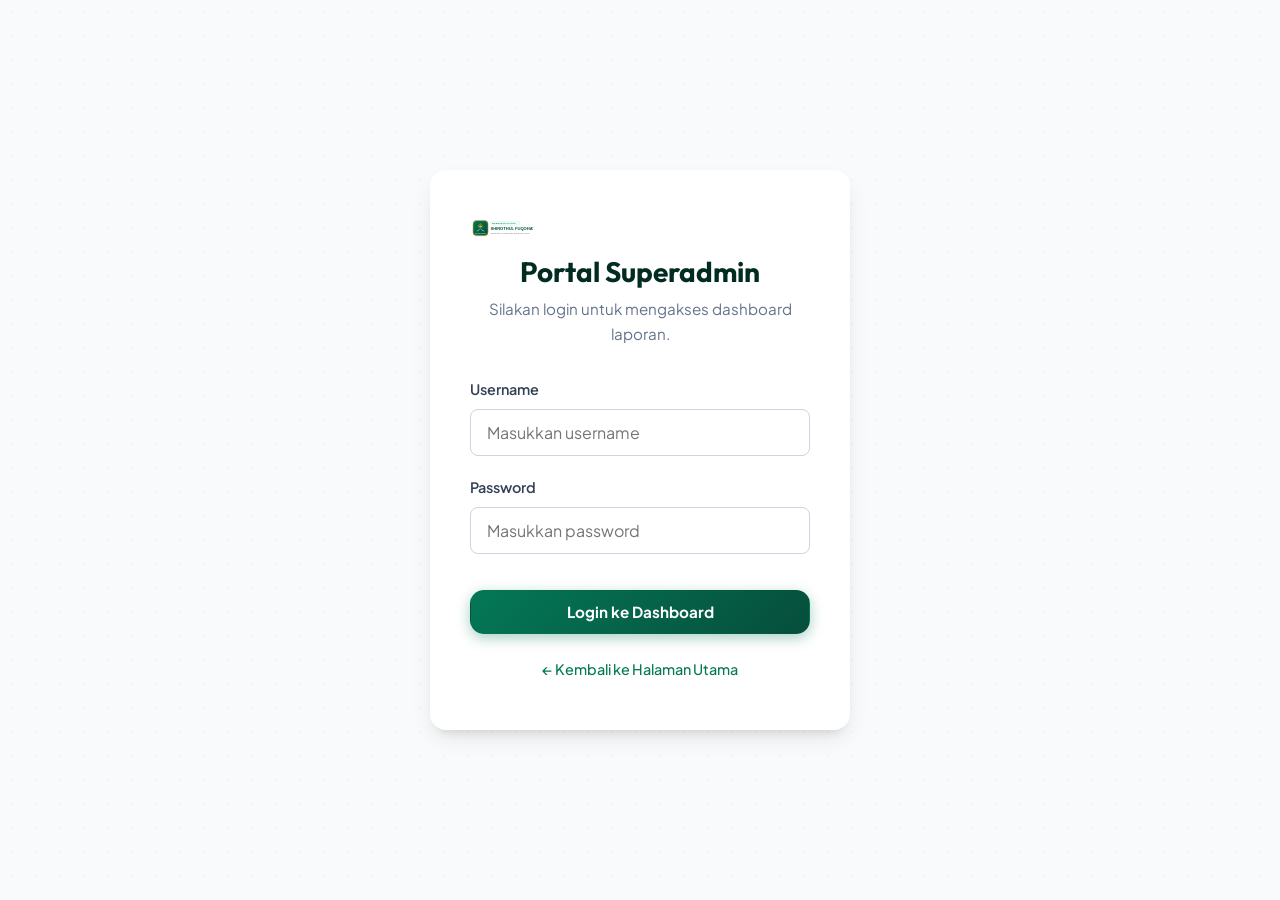
<file: superadmin-login.html>
<!DOCTYPE html>
<html lang="id">
<head>
  <meta charset="UTF-8">
  <meta name="viewport" content="width=device-width, initial-scale=1.0">
  <title>Login Superadmin - Tabayyun Digital</title>
  
  <!-- Favicon -->
  <link rel="icon" type="image/svg+xml" href="assets/images/logo-ma-shirothul-fuqoha.svg">
  
  <!-- Google Fonts -->
  <link href="https://fonts.googleapis.com/css2?family=Outfit:wght@500;600;700;800&family=Plus+Jakarta+Sans:ital,wght@0,400;0,500;0,600;0,700;1,400&display=swap" rel="stylesheet">
  
  <!-- Stylesheets -->
  <link rel="stylesheet" href="assets/css/variables.css">
  <link rel="stylesheet" href="assets/css/base.css">
  <link rel="stylesheet" href="assets/css/components.css">
  
  <style>
    body {
      background-color: #f8fafc;
      display: flex;
      align-items: center;
      justify-content: center;
      min-height: 100vh;
      margin: 0;
    }
    
    .login-container {
      background: white;
      padding: 3rem 2.5rem;
      border-radius: 16px;
      box-shadow: 0 10px 25px -5px rgba(0, 0, 0, 0.1), 0 8px 10px -6px rgba(0, 0, 0, 0.1);
      width: 100%;
      max-width: 420px;
      text-align: center;
    }
    
    .login-logo {
      width: 80px;
      margin-bottom: 1rem;
    }
    
    .login-title {
      font-family: 'Outfit', sans-serif;
      font-size: 1.75rem;
      color: var(--color-primary-950);
      margin-bottom: 0.5rem;
    }
    
    .login-subtitle {
      color: #64748b;
      font-size: 0.95rem;
      margin-bottom: 2rem;
    }
    
    .form-group {
      text-align: left;
      margin-bottom: 1.25rem;
    }
    
    .form-label {
      display: block;
      font-weight: 600;
      margin-bottom: 0.5rem;
      color: #334155;
      font-size: 0.9rem;
    }
    
    .form-control {
      width: 100%;
      padding: 0.75rem 1rem;
      border: 1px solid #cbd5e1;
      border-radius: 8px;
      font-family: inherit;
      font-size: 1rem;
      transition: all 0.2s ease;
    }
    
    .form-control:focus {
      outline: none;
      border-color: var(--color-primary-600);
      box-shadow: 0 0 0 3px rgba(4, 120, 87, 0.2);
    }
    
    .login-btn {
      width: 100%;
      margin-top: 1rem;
    }
    
    .error-msg {
      color: #dc2626;
      background: #fef2f2;
      border: 1px solid #f87171;
      padding: 0.75rem;
      border-radius: 8px;
      font-size: 0.85rem;
      margin-bottom: 1rem;
      display: none;
    }
    
    .back-link {
      display: inline-block;
      margin-top: 1.5rem;
      color: var(--color-primary-700);
      font-size: 0.9rem;
      text-decoration: none;
      font-weight: 500;
      transition: color 0.2s ease;
    }
    
    .back-link:hover {
      color: var(--color-primary-900);
      text-decoration: underline;
    }
  </style>
</head>
<body>

  <div class="login-container">
    <img src="assets/images/logo-ma-shirothul-fuqoha.svg" alt="Logo" class="login-logo">
    <h1 class="login-title">Portal Superadmin</h1>
    <p class="login-subtitle">Silakan login untuk mengakses dashboard laporan.</p>
    
    <div id="loginError" class="error-msg">Username atau password salah!</div>
    
    <form id="loginForm">
      <div class="form-group">
        <label for="username" class="form-label">Username</label>
        <input type="text" id="username" class="form-control" placeholder="Masukkan username" required autocomplete="username">
      </div>
      
      <div class="form-group">
        <label for="password" class="form-label">Password</label>
        <input type="password" id="password" class="form-control" placeholder="Masukkan password" required autocomplete="current-password">
      </div>
      
      <button type="submit" class="btn btn--primary login-btn">Login ke Dashboard</button>
    </form>
    
    <a href="index.html" class="back-link">← Kembali ke Halaman Utama</a>
  </div>

  <script src="assets/js/superadmin.js"></script>
</body>
</html>
</file>
<file: assets/css/variables.css>
/**
 * TABAYYUN DIGITAL — MA SHIROTHUL FUQOHA’
 * CSS Design Tokens & Theme Variables
 */

:root {
  /* School & Islamic Color System */
  --color-primary-50: #ecfdf5;
  --color-primary-100: #d1fae5;
  --color-primary-200: #a7f3d0;
  --color-primary-300: #6ee7b7;
  --color-primary-400: #34d399;
  --color-primary-500: #10b981;
  --color-primary-600: #059669;
  --color-primary-700: #047857; /* Official Primary Islamic Green */
  --color-primary-800: #065f46;
  --color-primary-900: #064e3b; /* Deep Madrasah Forest Green */
  --color-primary-950: #022c22;

  /* Islamic Gold & Warm Amber Accents */
  --color-gold-50: #fffbeb;
  --color-gold-100: #fef3c7;
  --color-gold-200: #fde68a;
  --color-gold-300: #fcd34d;
  --color-gold-400: #fbbf24;
  --color-gold-500: #f59e0b; /* Vibrant Knowledge Gold */
  --color-gold-600: #d97706;
  --color-gold-700: #b45309;

  /* Neutral Slate & Clean Backgrounds */
  --color-slate-50: #f8fafc;
  --color-slate-100: #f1f5f9;
  --color-slate-200: #e2e8f0;
  --color-slate-300: #cbd5e1;
  --color-slate-400: #94a3b8;
  --color-slate-500: #64748b;
  --color-slate-600: #475569;
  --color-slate-700: #334155;
  --color-slate-800: #1e293b;
  --color-slate-900: #0f172a;

  /* Feedback & Action Colors */
  --color-danger-50: #fef2f2;
  --color-danger-100: #fee2e2;
  --color-danger-500: #ef4444;
  --color-danger-700: #b91c1c;

  --color-info-50: #eff6ff;
  --color-info-500: #3b82f6;
  --color-info-700: #1d4ed8;

  --color-purple-50: #faf5ff;
  --color-purple-500: #a855f7;
  --color-purple-700: #7e22ce;

  --color-white: #ffffff;

  /* Typography */
  --font-sans: 'Plus Jakarta Sans', system-ui, -apple-system, BlinkMacSystemFont, 'Segoe UI', Roboto, sans-serif;
  --font-heading: 'Outfit', 'Plus Jakarta Sans', sans-serif;
  --font-arabic: 'Amiri', 'Traditional Arabic', serif;

  /* Spacing Scale */
  --space-1: 0.25rem;
  --space-2: 0.5rem;
  --space-3: 0.75rem;
  --space-4: 1rem;
  --space-5: 1.25rem;
  --space-6: 1.5rem;
  --space-8: 2rem;
  --space-10: 2.5rem;
  --space-12: 3rem;
  --space-16: 4rem;
  --space-20: 5rem;

  /* Border Radii */
  --radius-sm: 8px;
  --radius-md: 14px;
  --radius-lg: 20px;
  --radius-xl: 28px;
  --radius-full: 9999px;

  /* Shadows */
  --shadow-sm: 0 1px 3px rgba(0, 0, 0, 0.05), 0 1px 2px rgba(0, 0, 0, 0.03);
  --shadow-md: 0 4px 12px -2px rgba(4, 120, 87, 0.08), 0 2px 6px -1px rgba(0, 0, 0, 0.04);
  --shadow-lg: 0 12px 24px -4px rgba(6, 78, 59, 0.12), 0 4px 8px -2px rgba(0, 0, 0, 0.03);
  --shadow-xl: 0 20px 35px -5px rgba(6, 78, 59, 0.18), 0 8px 16px -4px rgba(0, 0, 0, 0.04);
  --shadow-glow: 0 0 25px rgba(16, 185, 129, 0.25);

  /* Transitions */
  --transition-fast: 150ms ease;
  --transition-normal: 250ms cubic-bezier(0.4, 0, 0.2, 1);
  --transition-bounce: 350ms cubic-bezier(0.34, 1.56, 0.64, 1);
}
</file>
<file: assets/css/base.css>
/**
 * TABAYYUN DIGITAL — MA SHIROTHUL FUQOHA’
 * Base Styles, Reset, Layout & Animations
 */

*, *::before, *::after {
  box-sizing: border-box;
  margin: 0;
  padding: 0;
}

html {
  font-size: 16px;
  scroll-behavior: smooth;
  -webkit-text-size-adjust: 100%;
}

body {
  font-family: var(--font-sans);
  color: var(--color-slate-800);
  background-color: #f8faf9;
  background-image: radial-gradient(rgba(16, 185, 129, 0.04) 1px, transparent 1px);
  background-size: 24px 24px;
  line-height: 1.6;
  min-height: 100vh;
  overflow-x: hidden;
}

/* Custom Scrollbar */
::-webkit-scrollbar {
  width: 8px;
  height: 8px;
}

::-webkit-scrollbar-track {
  background: var(--color-slate-100);
}

::-webkit-scrollbar-thumb {
  background: var(--color-primary-300);
  border-radius: 4px;
}

::-webkit-scrollbar-thumb:hover {
  background: var(--color-primary-600);
}

/* Container */
.container {
  width: 100%;
  max-width: 1200px;
  margin-left: auto;
  margin-right: auto;
  padding-left: var(--space-4);
  padding-right: var(--space-4);
}

/* Typography Helpers */
h1, h2, h3, h4, h5, h6 {
  font-family: var(--font-heading);
  color: var(--color-primary-950);
  font-weight: 700;
  line-height: 1.25;
}

a {
  color: var(--color-primary-700);
  text-decoration: none;
  transition: color var(--transition-fast);
}

a:hover {
  color: var(--color-primary-900);
}

img, svg {
  max-width: 100%;
  height: auto;
  display: block;
}

button, input, select, textarea {
  font-family: inherit;
  font-size: inherit;
}

/* Section Common Layout */
.section {
  padding: var(--space-16) 0;
  position: relative;
}

.section-header {
  text-align: center;
  max-width: 760px;
  margin: 0 auto var(--space-12) auto;
}

.section-tag {
  display: inline-flex;
  align-items: center;
  gap: var(--space-2);
  padding: var(--space-1) var(--space-4);
  background-color: var(--color-primary-50);
  color: var(--color-primary-800);
  border: 1px solid var(--color-primary-200);
  border-radius: var(--radius-full);
  font-size: 0.85rem;
  font-weight: 700;
  letter-spacing: 0.5px;
  text-transform: uppercase;
  margin-bottom: var(--space-3);
}

.section-title {
  font-size: 2.25rem;
  margin-bottom: var(--space-3);
  letter-spacing: -0.5px;
}

.section-subtitle {
  font-size: 1.1rem;
  color: var(--color-slate-600);
  font-weight: 400;
}

/* Keyframes */
@keyframes fadeIn {
  from { opacity: 0; }
  to { opacity: 1; }
}

@keyframes slideUp {
  from { opacity: 0; transform: translateY(20px); }
  to { opacity: 1; transform: translateY(0); }
}

@keyframes pop {
  0% { transform: scale(0.92); opacity: 0; }
  70% { transform: scale(1.04); }
  100% { transform: scale(1); opacity: 1; }
}

@keyframes shake {
  0%, 100% { transform: translateX(0); }
  20%, 60% { transform: translateX(-6px); }
  40%, 80% { transform: translateX(6px); }
}

@keyframes pulseGlow {
  0%, 100% { box-shadow: 0 0 0 0 rgba(16, 185, 129, 0.4); }
  50% { box-shadow: 0 0 0 12px rgba(16, 185, 129, 0); }
}

.animate-fade-in { animation: fadeIn var(--transition-normal) forwards; }
.animate-slide-up { animation: slideUp var(--transition-normal) forwards; }
.animate-pop { animation: pop var(--transition-bounce) forwards; }
.animate-shake { animation: shake 400ms ease; }
</file>
<file: assets/css/components.css>
/**
 * TABAYYUN DIGITAL — MA SHIROTHUL FUQOHA’
 * Reusable Components: Buttons, Badges, Modals, Toasts, Cards & Certificate
 */

/* ==========================================
   BUTTONS
========================================== */
.btn {
  display: inline-flex;
  align-items: center;
  justify-content: center;
  gap: var(--space-2);
  padding: 0.75rem 1.5rem;
  font-weight: 700;
  font-size: 0.95rem;
  border-radius: var(--radius-md);
  border: 1px solid transparent;
  cursor: pointer;
  transition: all var(--transition-normal);
  text-decoration: none;
  line-height: 1.2;
  user-select: none;
}

.btn:active {
  transform: scale(0.98);
}

.btn--primary {
  background: linear-gradient(135deg, var(--color-primary-700), var(--color-primary-900));
  color: var(--color-white);
  box-shadow: 0 4px 14px rgba(4, 120, 87, 0.35);
}

.btn--primary:hover {
  background: linear-gradient(135deg, var(--color-primary-600), var(--color-primary-800));
  color: var(--color-white);
  box-shadow: 0 6px 20px rgba(4, 120, 87, 0.45);
  transform: translateY(-2px);
}

.btn--secondary {
  background-color: var(--color-white);
  color: var(--color-primary-900);
  border-color: var(--color-slate-200);
  box-shadow: var(--shadow-sm);
}

.btn--secondary:hover {
  background-color: var(--color-primary-50);
  border-color: var(--color-primary-300);
  color: var(--color-primary-700);
}

.btn--gold {
  background: linear-gradient(135deg, var(--color-gold-400), var(--color-gold-600));
  color: var(--color-primary-950);
  box-shadow: 0 4px 14px rgba(245, 158, 11, 0.35);
}

.btn--gold:hover {
  background: linear-gradient(135deg, var(--color-gold-300), var(--color-gold-500));
  box-shadow: 0 6px 20px rgba(245, 158, 11, 0.45);
  transform: translateY(-2px);
}

.btn--outline-sm {
  background-color: transparent;
  color: var(--color-primary-800);
  border: 1.5px solid var(--color-primary-300);
  padding: 0.5rem 1rem;
  font-size: 0.85rem;
  border-radius: var(--radius-sm);
}

.btn--outline-sm:hover {
  background-color: var(--color-primary-700);
  color: var(--color-white);
  border-color: var(--color-primary-700);
}

.btn--sm {
  padding: 0.5rem 1rem;
  font-size: 0.875rem;
}

.btn--lg {
  padding: 1rem 2rem;
  font-size: 1.1rem;
  border-radius: var(--radius-lg);
}

.btn--full {
  width: 100%;
}

.btn:disabled {
  opacity: 0.5;
  cursor: not-allowed;
  transform: none !important;
  box-shadow: none !important;
}

/* ==========================================
   BADGES & PILLS
========================================== */
.badge-pill {
  display: inline-flex;
  align-items: center;
  gap: var(--space-1);
  padding: 0.3rem 0.85rem;
  border-radius: var(--radius-full);
  font-size: 0.8rem;
  font-weight: 700;
  line-height: 1;
}

.badge-pill--green {
  background-color: var(--color-primary-100);
  color: var(--color-primary-900);
  border: 1px solid var(--color-primary-300);
}

.badge-pill--gold {
  background-color: var(--color-gold-100);
  color: var(--color-gold-700);
  border: 1px solid var(--color-gold-300);
}

.badge-pill--danger {
  background-color: var(--color-danger-100);
  color: var(--color-danger-700);
  border: 1px solid #fca5a5;
}

.badge-pill--purple {
  background-color: var(--color-purple-50);
  color: var(--color-purple-700);
  border: 1px solid #d8b4fe;
}

/* ==========================================
   MODAL DIALOGS
========================================== */
.modal-backdrop {
  position: fixed;
  top: 0;
  left: 0;
  width: 100vw;
  height: 100vh;
  background-color: rgba(15, 23, 42, 0.7);
  backdrop-filter: blur(6px);
  z-index: 9999;
  display: none;
  align-items: center;
  justify-content: center;
  padding: var(--space-4);
  opacity: 0;
  transition: opacity var(--transition-normal);
}

.modal-backdrop.is-active {
  display: flex;
  opacity: 1;
}

.modal-content {
  background: var(--color-white);
  border-radius: var(--radius-xl);
  max-width: 580px;
  width: 100%;
  max-height: 90vh;
  overflow-y: auto;
  box-shadow: var(--shadow-xl);
  position: relative;
  animation: pop var(--transition-bounce) forwards;
  border: 1px solid var(--color-slate-200);
}

.modal-header {
  padding: var(--space-5) var(--space-6);
  border-bottom: 1px solid var(--color-slate-100);
  display: flex;
  align-items: center;
  justify-content: space-between;
}

.modal-title {
  font-size: 1.35rem;
  color: var(--color-primary-950);
}

.modal-close-btn {
  background: var(--color-slate-100);
  border: none;
  width: 36px;
  height: 36px;
  border-radius: var(--radius-full);
  font-size: 1.3rem;
  cursor: pointer;
  display: flex;
  align-items: center;
  justify-content: center;
  color: var(--color-slate-600);
  transition: all var(--transition-fast);
}

.modal-close-btn:hover {
  background: var(--color-danger-100);
  color: var(--color-danger-700);
}

.modal-body {
  padding: var(--space-6);
}

.modal-footer {
  padding: var(--space-4) var(--space-6);
  border-top: 1px solid var(--color-slate-100);
  display: flex;
  justify-content: flex-end;
  gap: var(--space-3);
}

/* ==========================================
   TOAST NOTIFICATIONS
========================================== */
.tabayyun-toast-container {
  position: fixed;
  bottom: var(--space-6);
  right: var(--space-6);
  z-index: 10000;
  display: flex;
  flex-direction: column;
  gap: var(--space-3);
  max-width: 380px;
  width: calc(100% - 2rem);
  pointer-events: none;
}

.tabayyun-toast {
  pointer-events: auto;
  display: flex;
  align-items: center;
  gap: var(--space-3);
  padding: var(--space-3) var(--space-4);
  background: var(--color-slate-900);
  color: var(--color-white);
  border-radius: var(--radius-md);
  box-shadow: var(--shadow-xl);
  font-size: 0.9rem;
  transition: all var(--transition-normal);
  border-left: 4px solid var(--color-primary-500);
}

.tabayyun-toast--success {
  background: #064e3b;
  border-left-color: var(--color-gold-400);
}

.tabayyun-toast--warning {
  background: #78350f;
  border-left-color: var(--color-gold-400);
}

.tabayyun-toast--danger {
  background: #7f1d1d;
  border-left-color: var(--color-danger-500);
}

.toast-icon {
  font-size: 1.25rem;
}

.toast-text {
  flex: 1;
  font-weight: 500;
}

.toast-close {
  background: transparent;
  border: none;
  color: rgba(255, 255, 255, 0.7);
  font-size: 1.25rem;
  cursor: pointer;
}

.toast-fade-out {
  opacity: 0;
  transform: translateY(10px);
}

/* ==========================================
   OFFICIAL CERTIFICATE STYLING & PRINT
========================================== */
.official-certificate-card {
  background: #fffdfa;
  border: 12px double var(--color-primary-800);
  border-radius: var(--radius-lg);
  padding: var(--space-8);
  max-width: 820px;
  margin: var(--space-8) auto;
  box-shadow: var(--shadow-xl);
  position: relative;
  overflow: hidden;
  background-image: radial-gradient(rgba(4, 120, 87, 0.05) 1px, transparent 1px);
  background-size: 16px 16px;
}

.cert-inner-frame {
  border: 2px solid var(--color-gold-500);
  padding: var(--space-6);
  border-radius: var(--radius-sm);
  text-align: center;
  position: relative;
}

.cert-header {
  margin-bottom: var(--space-5);
}

.cert-school-badge {
  display: flex;
  justify-content: center;
  margin-bottom: var(--space-2);
}

.cert-logo-img {
  height: 52px;
}

.cert-school-title {
  font-size: 1.4rem;
  font-weight: 900;
  color: var(--color-primary-900);
  letter-spacing: 1px;
}

.cert-school-sub {
  font-size: 0.75rem;
  font-weight: 700;
  color: var(--color-slate-500);
  letter-spacing: 1px;
}

.cert-program-label {
  display: inline-block;
  background: var(--color-primary-100);
  color: var(--color-primary-800);
  font-size: 0.75rem;
  font-weight: 800;
  padding: 0.2rem 0.8rem;
  border-radius: var(--radius-full);
  margin-top: var(--space-2);
}

.cert-main-heading {
  font-size: 2rem;
  font-weight: 900;
  color: var(--color-primary-950);
  letter-spacing: 2px;
  margin: var(--space-4) 0 var(--space-1) 0;
  font-family: var(--font-heading);
}

.cert-given-to {
  font-size: 0.95rem;
  color: var(--color-slate-600);
  font-style: italic;
}

.cert-student-name {
  font-size: 2.25rem;
  font-weight: 800;
  color: var(--color-primary-800);
  border-bottom: 2px solid var(--color-gold-400);
  display: inline-block;
  padding: var(--space-2) var(--space-8);
  margin: var(--space-3) 0 var(--space-4) 0;
  font-family: var(--font-heading);
}

.cert-statement {
  font-size: 0.95rem;
  color: var(--color-slate-700);
  max-width: 620px;
  margin: 0 auto var(--space-5) auto;
  line-height: 1.6;
}

.cert-rank-box {
  display: inline-flex;
  align-items: center;
  gap: var(--space-4);
  background: var(--color-primary-50);
  border: 1.5px solid var(--color-primary-200);
  border-radius: var(--radius-md);
  padding: var(--space-3) var(--space-6);
  margin-bottom: var(--space-5);
  text-align: left;
}

.cert-rank-icon {
  width: 46px;
  height: 46px;
}

.cert-rank-title {
  font-size: 1.1rem;
  font-weight: 800;
  color: var(--color-primary-900);
}

.cert-rank-points {
  font-size: 0.85rem;
  color: var(--color-primary-700);
  font-weight: 600;
}

.cert-motto-quote {
  font-size: 0.9rem;
  font-style: italic;
  color: var(--color-primary-900);
  margin-bottom: var(--space-6);
}

.cert-footer-grid {
  display: grid;
  grid-template-columns: 1fr 140px 1fr;
  align-items: center;
  margin-top: var(--space-4);
}

.cert-sign-col {
  text-align: center;
}

.cert-date {
  font-size: 0.8rem;
  color: var(--color-slate-600);
}

.cert-sign-role {
  font-size: 0.85rem;
  font-weight: 700;
  color: var(--color-primary-900);
}

.cert-sign-space {
  height: 48px;
  display: flex;
  align-items: center;
  justify-content: center;
}

.cert-digital-signature {
  font-size: 0.8rem;
  color: var(--color-primary-700);
  font-weight: 800;
  background: #ecfdf5;
  padding: 0.2rem 0.6rem;
  border-radius: 4px;
  border: 1px dashed var(--color-primary-400);
}

.cert-sign-name {
  font-size: 0.9rem;
  font-weight: 700;
  color: var(--color-slate-800);
  border-top: 1px solid var(--color-slate-300);
  display: inline-block;
  padding-top: 2px;
}

.cert-seal-col {
  display: flex;
  justify-content: center;
}

.cert-stamp {
  width: 90px;
  height: 90px;
  border: 3px double var(--color-gold-600);
  border-radius: var(--radius-full);
  display: flex;
  align-items: center;
  justify-content: center;
  background: rgba(245, 158, 11, 0.08);
  transform: rotate(-10deg);
}

.stamp-inner {
  text-align: center;
  font-size: 0.6rem;
  font-weight: 800;
  color: var(--color-gold-700);
  line-height: 1.2;
}

/* Print Rules */
@media print {
  body * {
    visibility: hidden;
  }
  #printableCertificate, #printableCertificate * {
    visibility: visible;
  }
  #printableCertificate {
    position: absolute;
    left: 0;
    top: 0;
    width: 100%;
    max-width: 100%;
    margin: 0;
    box-shadow: none;
    border: 4px double #047857;
  }
}
</file>
<file: assets/css/sections.css>
/**
 * TABAYYUN DIGITAL — MA SHIROTHUL FUQOHA’
 * Section-Specific Styles: Header, Hero, Modules, Simulator, Quizzes & Footer
 */

/* ==========================================
   1. SITE HEADER & NAVIGATION
========================================== */
.site-header {
  position: sticky;
  top: 0;
  left: 0;
  width: 100%;
  background: rgba(255, 255, 255, 0.94);
  backdrop-filter: blur(12px);
  border-bottom: 1px solid var(--color-slate-200);
  z-index: 1000;
  transition: all var(--transition-normal);
}

.site-header--scrolled {
  box-shadow: var(--shadow-md);
  background: rgba(255, 255, 255, 0.98);
}

.header-container {
  display: flex;
  align-items: center;
  justify-content: space-between;
  height: 76px;
}

.brand-wrapper {
  display: flex;
  align-items: center;
  gap: var(--space-3);
  text-decoration: none;
}

.brand-logo-img {
  height: 48px;
  width: auto;
  transition: transform var(--transition-fast);
}

.brand-wrapper:hover .brand-logo-img {
  transform: scale(1.03);
}

.brand-text-block {
  display: flex;
  flex-direction: column;
}

.brand-badge {
  font-size: 0.65rem;
  font-weight: 800;
  color: var(--color-primary-800);
  background: var(--color-primary-100);
  padding: 0.1rem 0.45rem;
  border-radius: 4px;
  display: inline-block;
  width: fit-content;
  letter-spacing: 0.5px;
}

.brand-school-name {
  font-size: 1.05rem;
  font-weight: 800;
  color: var(--color-primary-950);
  letter-spacing: -0.2px;
  line-height: 1.2;
}

.brand-sub {
  font-size: 0.75rem;
  color: var(--color-slate-500);
  font-weight: 500;
}

/* Nav Links */
.desktop-nav {
  display: flex;
  align-items: center;
  gap: var(--space-4);
}

.nav-link {
  font-size: 0.88rem;
  font-weight: 600;
  color: var(--color-slate-700);
  padding: var(--space-2) var(--space-2);
  border-radius: var(--radius-sm);
  transition: all var(--transition-fast);
  position: relative;
}

.nav-link:hover {
  color: var(--color-primary-700);
}

/* Points Header Widget */
.header-points-widget {
  display: flex;
  align-items: center;
  gap: var(--space-2);
  background: var(--color-primary-50);
  border: 1px solid var(--color-primary-200);
  padding: 0.35rem 0.75rem;
  border-radius: var(--radius-full);
}

.header-points-icon {
  width: 24px;
  height: 24px;
}

.header-points-text {
  font-size: 0.85rem;
  font-weight: 800;
  color: var(--color-primary-900);
}

/* Hamburger */
.hamburger-btn {
  display: none;
  background: transparent;
  border: none;
  font-size: 1.5rem;
  color: var(--color-slate-800);
  cursor: pointer;
  padding: var(--space-2);
}

/* Mobile Drawer */
.drawer-overlay {
  position: fixed;
  top: 0;
  left: 0;
  width: 100vw;
  height: 100vh;
  background: rgba(15, 23, 42, 0.5);
  backdrop-filter: blur(4px);
  z-index: 2000;
  display: none;
}

.drawer-overlay.is-visible {
  display: block;
}

.mobile-drawer {
  position: fixed;
  top: 0;
  right: -320px;
  width: 300px;
  height: 100vh;
  background: var(--color-white);
  z-index: 2001;
  box-shadow: var(--shadow-xl);
  transition: right var(--transition-normal);
  display: flex;
  flex-direction: column;
}

.mobile-drawer.is-open {
  right: 0;
}

.drawer-header {
  padding: var(--space-5);
  border-bottom: 1px solid var(--color-slate-200);
  display: flex;
  align-items: center;
  justify-content: space-between;
}

.drawer-body {
  padding: var(--space-4);
  flex: 1;
  overflow-y: auto;
  display: flex;
  flex-direction: column;
  gap: var(--space-2);
}

.drawer-link {
  display: flex;
  align-items: center;
  gap: var(--space-3);
  padding: var(--space-3) var(--space-4);
  color: var(--color-slate-800);
  font-weight: 600;
  border-radius: var(--radius-md);
  transition: background var(--transition-fast);
}

.drawer-link:hover {
  background: var(--color-primary-50);
  color: var(--color-primary-800);
}

/* ==========================================
   2. HERO SECTION
========================================== */
.hero-section {
  padding: var(--space-12) 0 var(--space-16) 0;
  background: linear-gradient(180deg, #ecfdf5 0%, #f8faf9 100%);
  position: relative;
  overflow: hidden;
}

.hero-grid {
  display: grid;
  grid-template-columns: 1.15fr 0.85fr;
  gap: var(--space-10);
  align-items: center;
}

.hero-program-badge {
  display: inline-flex;
  align-items: center;
  gap: var(--space-2);
  background: var(--color-white);
  border: 1px solid var(--color-primary-300);
  padding: 0.35rem 0.9rem;
  border-radius: var(--radius-full);
  font-size: 0.82rem;
  font-weight: 800;
  color: var(--color-primary-800);
  box-shadow: var(--shadow-sm);
  margin-bottom: var(--space-4);
}

.hero-title {
  font-size: 3rem;
  font-weight: 900;
  color: var(--color-primary-950);
  letter-spacing: -1px;
  line-height: 1.15;
  margin-bottom: var(--space-3);
}

.hero-title-highlight {
  background: linear-gradient(135deg, var(--color-primary-700), var(--color-gold-600));
  -webkit-background-clip: text;
  -webkit-text-fill-color: transparent;
}

.hero-school-label {
  display: block;
  font-size: 1.5rem;
  color: var(--color-primary-800);
  font-weight: 800;
  margin-top: var(--space-1);
}

.hero-subtitle {
  font-size: 1.2rem;
  font-weight: 600;
  color: var(--color-slate-700);
  margin-bottom: var(--space-4);
}

.hero-hook-quote {
  background: var(--color-white);
  border-left: 4px solid var(--color-gold-500);
  padding: var(--space-3) var(--space-4);
  border-radius: 0 var(--radius-md) var(--radius-md) 0;
  font-size: 0.95rem;
  color: var(--color-slate-700);
  font-style: italic;
  margin-bottom: var(--space-8);
  box-shadow: var(--shadow-sm);
}

.hero-cta-group {
  display: flex;
  flex-wrap: wrap;
  gap: var(--space-4);
  margin-bottom: var(--space-8);
}

.hero-stats-row {
  display: flex;
  gap: var(--space-6);
  padding-top: var(--space-4);
  border-top: 1px solid var(--color-slate-200);
}

.hero-stat-item {
  display: flex;
  flex-direction: column;
}

.stat-num {
  font-size: 1.35rem;
  font-weight: 800;
  color: var(--color-primary-900);
}

.stat-label {
  font-size: 0.78rem;
  color: var(--color-slate-500);
  font-weight: 600;
}

.hero-visual-card {
  position: relative;
  display: flex;
  justify-content: center;
  align-items: center;
}

.hero-main-illustration {
  width: 100%;
  max-width: 520px;
  filter: drop-shadow(0 15px 30px rgba(6, 78, 59, 0.12));
}

/* ==========================================
   3. SECTION: KENALI BULLYING
========================================== */
.cards-grid-4 {
  display: grid;
  grid-template-columns: repeat(auto-fit, minmax(260px, 1fr));
  gap: var(--space-6);
}

.card-bullying {
  background: var(--color-white);
  border-radius: var(--radius-lg);
  padding: var(--space-6);
  box-shadow: var(--shadow-md);
  border: 1px solid var(--color-slate-200);
  transition: all var(--transition-normal);
  display: flex;
  flex-direction: column;
  position: relative;
  overflow: hidden;
}

.card-bullying:hover {
  transform: translateY(-5px);
  box-shadow: var(--shadow-xl);
  border-color: var(--card-accent);
}

.card-bullying__header {
  display: flex;
  justify-content: space-between;
  align-items: center;
  margin-bottom: var(--space-3);
}

.card-bullying__badge {
  font-size: 0.78rem;
  font-weight: 800;
  padding: 0.2rem 0.6rem;
  border-radius: var(--radius-sm);
}

.card-bullying__num {
  font-size: 1.25rem;
  font-weight: 900;
  color: var(--color-slate-300);
  font-family: var(--font-heading);
}

.card-bullying__title {
  font-size: 1.35rem;
  margin-bottom: var(--space-2);
}

.card-bullying__desc {
  font-size: 0.9rem;
  color: var(--color-slate-600);
  margin-bottom: var(--space-4);
  flex-grow: 0;
}

.card-bullying__examples {
  background: var(--color-slate-50);
  padding: var(--space-3) var(--space-4);
  border-radius: var(--radius-md);
  margin-bottom: var(--space-4);
}

.card-bullying__subheading {
  font-size: 0.8rem;
  font-weight: 700;
  color: var(--color-slate-700);
  margin-bottom: var(--space-2);
}

.card-bullying__examples ul {
  padding-left: var(--space-4);
  font-size: 0.82rem;
  color: var(--color-slate-600);
  line-height: 1.5;
}

.card-bullying__islamic-box {
  background: var(--color-primary-50);
  border: 1px dashed var(--color-primary-300);
  padding: var(--space-3);
  border-radius: var(--radius-sm);
  font-size: 0.8rem;
  color: var(--color-primary-950);
  margin-bottom: var(--space-5);
  flex-grow: 1;
}

.islamic-tag {
  font-weight: 800;
  color: var(--color-primary-800);
  margin-bottom: var(--space-1);
}

/* ==========================================
   4. SECTION: BULLYING ATAU BERCANDA?
========================================== */
.interactive-game-card {
  background: var(--color-white);
  border-radius: var(--radius-xl);
  padding: var(--space-8);
  box-shadow: var(--shadow-lg);
  border: 1px solid var(--color-slate-200);
  max-width: 780px;
  margin: 0 auto;
}

.game-card__header {
  display: flex;
  justify-content: space-between;
  align-items: center;
  margin-bottom: var(--space-5);
}

.game-card__points {
  font-weight: 800;
  color: var(--color-gold-600);
  background: var(--color-gold-50);
  padding: 0.25rem 0.75rem;
  border-radius: var(--radius-full);
  font-size: 0.85rem;
}

.game-card__scenario-box {
  background: var(--color-slate-50);
  border-left: 4px solid var(--color-primary-700);
  padding: var(--space-5);
  border-radius: 0 var(--radius-md) var(--radius-md) 0;
  margin-bottom: var(--space-6);
  display: flex;
  gap: var(--space-3);
}

.scenario-icon {
  font-size: 1.5rem;
}

.scenario-text {
  font-size: 1.1rem;
  font-weight: 600;
  color: var(--color-slate-800);
  line-height: 1.5;
}

.game-card__question {
  font-size: 0.95rem;
  font-weight: 700;
  color: var(--color-slate-700);
  margin-bottom: var(--space-4);
}

.game-card__options {
  display: grid;
  gap: var(--space-3);
  margin-bottom: var(--space-6);
}

.game-opt-btn {
  display: flex;
  align-items: center;
  gap: var(--space-3);
  padding: var(--space-3) var(--space-4);
  background: var(--color-white);
  border: 1.5px solid var(--color-slate-200);
  border-radius: var(--radius-md);
  cursor: pointer;
  text-align: left;
  transition: all var(--transition-fast);
}

.game-opt-btn:hover:not(:disabled) {
  border-color: var(--color-primary-500);
  background: var(--color-primary-50);
}

.game-opt-btn__key {
  width: 32px;
  height: 32px;
  background: var(--color-slate-100);
  border-radius: var(--radius-sm);
  display: flex;
  align-items: center;
  justify-content: center;
  font-weight: 800;
  color: var(--color-slate-700);
}

.game-opt-btn__text {
  font-size: 0.92rem;
  font-weight: 600;
  color: var(--color-slate-800);
}

.game-opt-btn--correct {
  background: #ecfdf5 !important;
  border-color: #10b981 !important;
}

.game-opt-btn--correct .game-opt-btn__key {
  background: #10b981;
  color: #ffffff;
}

.game-opt-btn--wrong {
  background: #fef2f2 !important;
  border-color: #ef4444 !important;
}

.game-opt-btn--wrong .game-opt-btn__key {
  background: #ef4444;
  color: #ffffff;
}

.game-card__feedback {
  padding: var(--space-4);
  border-radius: var(--radius-md);
  margin-bottom: var(--space-6);
  font-size: 0.92rem;
  line-height: 1.5;
  animation: slideUp var(--transition-normal) forwards;
}

.feedback--correct {
  background: #ecfdf5;
  border: 1px solid #6ee7b7;
  color: #065f46;
}

.feedback--explanation {
  background: #eff6ff;
  border: 1px solid #93c5fd;
  color: #1e40af;
}

.feedback-title {
  font-weight: 800;
  margin-bottom: var(--space-1);
}

.game-card__footer {
  display: flex;
  justify-content: space-between;
  align-items: center;
  border-top: 1px solid var(--color-slate-100);
  padding-top: var(--space-4);
}

/* ==========================================
   5. SECTION: AYAT UNTUK AKHLAK DIGITAL
========================================== */
.quranic-grid {
  display: grid;
  grid-template-columns: 1fr 1fr;
  gap: var(--space-8);
}

.card-quranic {
  background: var(--color-white);
  border-radius: var(--radius-xl);
  padding: var(--space-8);
  box-shadow: var(--shadow-lg);
  border: 1px solid var(--color-slate-200);
  display: flex;
  flex-direction: column;
}

.card-quranic--primary {
  border-top: 6px solid var(--color-primary-700);
}

.card-quranic--secondary {
  border-top: 6px solid var(--color-gold-500);
}

.card-quranic__header {
  display: flex;
  flex-wrap: wrap;
  gap: var(--space-2);
  justify-content: space-between;
  align-items: center;
  margin-bottom: var(--space-5);
}

.quranic-surah-badge {
  font-size: 0.85rem;
  font-weight: 800;
  color: var(--color-primary-900);
  background: var(--color-primary-100);
  padding: 0.25rem 0.75rem;
  border-radius: var(--radius-full);
}

.quranic-theme-badge {
  font-size: 0.78rem;
  font-weight: 700;
  color: var(--color-slate-600);
}

.card-quranic__arabic {
  font-family: var(--font-arabic);
  font-size: 1.55rem;
  line-height: 2.2;
  text-align: right;
  direction: rtl;
  color: var(--color-primary-950);
  margin-bottom: var(--space-4);
  background: #f8fafc;
  padding: var(--space-4);
  border-radius: var(--radius-md);
  border: 1px solid #e2e8f0;
}

.card-quranic__translit {
  font-size: 0.88rem;
  font-style: italic;
  color: var(--color-slate-600);
  margin-bottom: var(--space-3);
}

.card-quranic__trans {
  font-size: 0.95rem;
  color: var(--color-slate-800);
  line-height: 1.6;
  margin-bottom: var(--space-5);
}

.card-quranic__message-box {
  background: var(--color-gold-50);
  border-left: 3px solid var(--color-gold-500);
  padding: var(--space-3) var(--space-4);
  border-radius: 0 var(--radius-sm) var(--radius-sm) 0;
  margin-bottom: var(--space-4);
}

.message-tag {
  font-size: 0.78rem;
  font-weight: 800;
  color: var(--color-gold-700);
  margin-bottom: var(--space-1);
}

.message-text {
  font-size: 0.92rem;
  font-weight: 600;
  color: var(--color-slate-800);
}

.card-quranic__context {
  margin-bottom: var(--space-5);
}

.context-title {
  font-size: 0.82rem;
  font-weight: 700;
  color: var(--color-slate-700);
  margin-bottom: var(--space-2);
}

.context-tags {
  display: flex;
  flex-wrap: wrap;
  gap: var(--space-2);
}

.context-pill {
  font-size: 0.78rem;
  background: var(--color-slate-100);
  color: var(--color-slate-700);
  padding: 0.2rem 0.6rem;
  border-radius: 4px;
}

.card-quranic__reflection {
  background: var(--color-primary-50);
  border: 1px solid var(--color-primary-200);
  padding: var(--space-4);
  border-radius: var(--radius-md);
  margin-top: auto;
}

.reflection-label {
  font-size: 0.8rem;
  font-weight: 800;
  color: var(--color-primary-900);
  margin-bottom: var(--space-1);
}

.reflection-quote {
  font-size: 0.92rem;
  font-style: italic;
  font-weight: 600;
  color: var(--color-primary-950);
}

/* ==========================================
   6. SECTION: TABAYYUN DIGITAL (8 LANGKAH T-A-B-A-Y-Y-U-N)
========================================== */
.tabayyun-stepper-wrapper {
  max-width: 960px;
  margin: 0 auto;
}

.tabayyun-step-nav {
  display: grid;
  grid-template-columns: repeat(8, 1fr);
  gap: var(--space-2);
  margin-bottom: var(--space-6);
}

.step-nav-btn {
  display: flex;
  flex-direction: column;
  align-items: center;
  gap: var(--space-2);
  background: var(--color-white);
  border: 1.5px solid var(--color-slate-200);
  padding: var(--space-3) var(--space-2);
  border-radius: var(--radius-md);
  cursor: pointer;
  transition: all var(--transition-fast);
}

.step-nav-btn:hover {
  border-color: var(--color-primary-500);
}

.step-nav-btn.is-active {
  border-color: var(--color-primary-700);
  background: var(--color-primary-50);
  box-shadow: var(--shadow-md);
}

.step-nav-btn__circle {
  width: 36px;
  height: 36px;
  border-radius: var(--radius-full);
  background: var(--color-slate-100);
  display: flex;
  align-items: center;
  justify-content: center;
  font-weight: 900;
  font-size: 1.1rem;
  color: var(--color-slate-700);
}

.step-nav-btn.is-active .step-nav-btn__circle {
  background: var(--color-primary-700);
  color: var(--color-white);
}

.step-nav-btn.is-completed .step-nav-btn__circle {
  background: var(--color-primary-100);
  color: var(--color-primary-800);
}

.step-nav-btn__title {
  font-size: 0.78rem;
  font-weight: 800;
  color: var(--color-slate-700);
}

.tabayyun-detail-card {
  background: var(--color-white);
  border-radius: var(--radius-xl);
  padding: var(--space-8);
  box-shadow: var(--shadow-lg);
  border: 1px solid var(--color-slate-200);
}

.tabayyun-detail__header {
  display: flex;
  gap: var(--space-4);
  align-items: flex-start;
  margin-bottom: var(--space-6);
}

.tabayyun-detail__letter {
  width: 60px;
  height: 60px;
  border-radius: var(--radius-lg);
  display: flex;
  align-items: center;
  justify-content: center;
  font-size: 2rem;
  font-weight: 900;
  font-family: var(--font-heading);
  flex-shrink: 0;
}

.tabayyun-detail__title {
  font-size: 1.5rem;
  margin: var(--space-1) 0 var(--space-2) 0;
}

.tabayyun-detail__main-desc {
  font-size: 1rem;
  color: var(--color-slate-700);
}

.tabayyun-detail__instruction {
  background: var(--color-slate-50);
  border-left: 4px solid var(--color-primary-600);
  padding: var(--space-4);
  border-radius: 0 var(--radius-md) var(--radius-md) 0;
  margin-bottom: var(--space-5);
}

.instruction-label {
  font-size: 0.82rem;
  font-weight: 800;
  color: var(--color-primary-900);
  margin-bottom: var(--space-1);
}

.tabayyun-detail__checklist {
  margin-bottom: var(--space-6);
}

.checklist-title {
  font-size: 0.88rem;
  font-weight: 700;
  color: var(--color-slate-800);
  margin-bottom: var(--space-3);
}

.checklist-items {
  display: grid;
  gap: var(--space-2);
}

.chk-item {
  display: flex;
  align-items: center;
  gap: var(--space-3);
  font-size: 0.9rem;
  color: var(--color-slate-700);
  background: #f8fafc;
  padding: var(--space-2) var(--space-3);
  border-radius: var(--radius-sm);
}

.chk-item__icon {
  font-weight: 900;
}

.tabayyun-detail__footer {
  display: flex;
  justify-content: space-between;
  align-items: center;
  border-top: 1px solid var(--color-slate-100);
  padding-top: var(--space-4);
}

/* ==========================================
   7. SECTION: SIMULASI KASUS TABAYYUN
========================================== */
.simulation-screen {
  background: var(--color-white);
  border-radius: var(--radius-xl);
  box-shadow: var(--shadow-xl);
  border: 1px solid var(--color-slate-300);
  max-width: 800px;
  margin: 0 auto;
  overflow: hidden;
}

.sim-phone-header {
  background: #0f172a;
  color: var(--color-white);
  padding: var(--space-4) var(--space-6);
  display: flex;
  justify-content: space-between;
  align-items: center;
}

.sim-phone-sender {
  display: flex;
  align-items: center;
  gap: var(--space-3);
}

.sim-avatar {
  font-size: 1.5rem;
}

.sim-sender-name {
  font-size: 1rem;
  font-weight: 700;
}

.sim-case-badge {
  font-size: 0.75rem;
  color: #94a3b8;
}

.sim-time {
  font-size: 0.8rem;
  color: #94a3b8;
}

.sim-chat-area {
  background: #f0fdf4;
  background-image: radial-gradient(#d1fae5 1.5px, transparent 1.5px);
  background-size: 18px 18px;
  padding: var(--space-6);
  min-height: 160px;
}

.sim-bubble {
  max-width: 85%;
  padding: var(--space-4);
  border-radius: var(--radius-md);
  position: relative;
  box-shadow: var(--shadow-sm);
}

.sim-bubble--received {
  background: var(--color-white);
  border: 1px solid #e2e8f0;
}

.sim-bubble__author {
  font-size: 0.78rem;
  font-weight: 800;
  color: var(--color-primary-800);
  margin-bottom: var(--space-1);
}

.sim-bubble__text {
  font-size: 0.98rem;
  font-weight: 600;
  color: var(--color-slate-800);
  line-height: 1.5;
  margin-bottom: var(--space-2);
}

.sim-bubble__time {
  font-size: 0.7rem;
  color: var(--color-slate-400);
  text-align: right;
}

.sim-decision-box {
  padding: var(--space-6);
}

.sim-prompt-heading {
  font-size: 1.05rem;
  font-weight: 800;
  color: var(--color-primary-950);
  margin-bottom: var(--space-4);
}

.sim-options-list {
  display: grid;
  gap: var(--space-3);
  margin-bottom: var(--space-6);
}

.sim-opt-btn {
  display: flex;
  align-items: flex-start;
  gap: var(--space-3);
  padding: var(--space-3) var(--space-4);
  background: var(--color-white);
  border: 1.5px solid var(--color-slate-200);
  border-radius: var(--radius-md);
  cursor: pointer;
  text-align: left;
  transition: all var(--transition-fast);
}

.sim-opt-btn:hover:not(:disabled) {
  border-color: var(--color-primary-500);
  background: var(--color-primary-50);
}

.sim-opt-key {
  background: var(--color-slate-100);
  padding: 0.2rem 0.6rem;
  border-radius: 4px;
  font-weight: 800;
  font-size: 0.85rem;
  color: var(--color-slate-700);
  flex-shrink: 0;
}

.sim-opt-text {
  font-size: 0.9rem;
  color: var(--color-slate-800);
  line-height: 1.4;
}

.sim-opt-btn--correct {
  background: #ecfdf5 !important;
  border-color: #10b981 !important;
}

.sim-opt-btn--wrong {
  background: #fef2f2 !important;
  border-color: #ef4444 !important;
}

.sim-feedback-box {
  padding: var(--space-4);
  border-radius: var(--radius-md);
  margin-bottom: var(--space-6);
  font-size: 0.92rem;
  line-height: 1.5;
  animation: slideUp var(--transition-normal) forwards;
}

.sim-footer-controls {
  display: flex;
  justify-content: space-between;
  align-items: center;
  border-top: 1px solid var(--color-slate-100);
  padding-top: var(--space-4);
}

.sim-progress-indicator {
  font-size: 0.85rem;
  font-weight: 700;
  color: var(--color-slate-600);
}

/* ==========================================
   8. SECTION: THINK BEFORE YOU POST
========================================== */
.think-layout {
  display: grid;
  grid-template-columns: 1.2fr 0.8fr;
  gap: var(--space-8);
}

.think-checklist-card, .think-sandbox-card {
  background: var(--color-white);
  border-radius: var(--radius-xl);
  padding: var(--space-6);
  box-shadow: var(--shadow-lg);
  border: 1px solid var(--color-slate-200);
}

.think-checklist-items {
  display: grid;
  gap: var(--space-3);
  margin-bottom: var(--space-6);
}

.think-item-card {
  display: flex;
  gap: var(--space-3);
  padding: var(--space-3) var(--space-4);
  background: var(--color-slate-50);
  border: 1px solid var(--color-slate-200);
  border-radius: var(--radius-md);
  cursor: pointer;
  transition: all var(--transition-fast);
}

.think-item-card:hover {
  background: #f0fdf4;
  border-color: #a7f3d0;
}

.think-checkbox {
  width: 20px;
  height: 20px;
  accent-color: var(--color-primary-700);
  cursor: pointer;
  margin-top: 3px;
}

.think-item-text {
  font-size: 0.92rem;
  font-weight: 700;
  color: var(--color-slate-900);
  margin-bottom: 2px;
}

.think-item-helper {
  font-size: 0.78rem;
  color: var(--color-slate-500);
}

.think-status-banner {
  display: flex;
  align-items: center;
  gap: var(--space-4);
  padding: var(--space-4) var(--space-5);
  border-radius: var(--radius-md);
  transition: all var(--transition-normal);
}

.status--safe {
  background: #ecfdf5;
  border: 2px solid #10b981;
  color: #065f46;
}

.status--danger {
  background: #fef2f2;
  border: 2px solid #ef4444;
  color: #991b1b;
}

.status-icon {
  font-size: 2rem;
}

.status-title {
  font-size: 1.15rem;
  font-weight: 800;
}

.status-desc {
  font-size: 0.85rem;
}

/* Post Sandbox */
.sandbox-textarea {
  width: 100%;
  height: 120px;
  padding: var(--space-3);
  border: 1.5px solid var(--color-slate-200);
  border-radius: var(--radius-md);
  font-size: 0.92rem;
  resize: vertical;
  margin-bottom: var(--space-3);
}

.sandbox-textarea:focus {
  outline: none;
  border-color: var(--color-primary-600);
}

.sandbox-alert {
  padding: var(--space-3) var(--space-4);
  border-radius: var(--radius-sm);
  font-size: 0.85rem;
  margin-top: var(--space-4);
  line-height: 1.5;
}

.alert--danger { background: #fee2e2; color: #991b1b; border: 1px solid #f87171; }
.alert--warning { background: #fef3c7; color: #92400e; border: 1px solid #fcd34d; }
.alert--success { background: #d1fae5; color: #065f46; border: 1px solid #6ee7b7; }
.alert--info { background: #e0f2fe; color: #0369a1; border: 1px solid #7dd3fc; }

/* ==========================================
   9. SECTION: KUIS BENAR ATAU SALAH
========================================== */
.quiz-interactive-card {
  background: var(--color-white);
  border-radius: var(--radius-xl);
  padding: var(--space-8);
  box-shadow: var(--shadow-xl);
  border: 1px solid var(--color-slate-200);
  max-width: 760px;
  margin: 0 auto;
}

.quiz-header {
  display: flex;
  justify-content: space-between;
  align-items: center;
  margin-bottom: var(--space-3);
}

.quiz-progress-text {
  font-size: 0.88rem;
  font-weight: 700;
  color: var(--color-slate-600);
}

.quiz-score-badge {
  font-size: 0.9rem;
  color: var(--color-primary-800);
  background: var(--color-primary-50);
  padding: 0.25rem 0.75rem;
  border-radius: var(--radius-full);
}

.quiz-progress-track {
  width: 100%;
  height: 6px;
  background: var(--color-slate-100);
  border-radius: var(--radius-full);
  margin-bottom: var(--space-6);
  overflow: hidden;
}

.quiz-progress-fill {
  height: 100%;
  background: linear-gradient(90deg, var(--color-primary-600), var(--color-gold-500));
  transition: width var(--transition-normal);
}

.quiz-statement-box {
  background: var(--color-slate-50);
  border: 1px solid var(--color-slate-200);
  border-radius: var(--radius-lg);
  padding: var(--space-6);
  text-align: center;
  margin-bottom: var(--space-6);
}

.quiz-statement-icon {
  font-size: 2rem;
  margin-bottom: var(--space-2);
}

.quiz-statement-text {
  font-size: 1.25rem;
  font-weight: 700;
  color: var(--color-slate-900);
  line-height: 1.4;
}

.quiz-action-buttons {
  display: grid;
  grid-template-columns: 1fr 1fr;
  gap: var(--space-4);
  margin-bottom: var(--space-6);
}

.btn--quiz {
  padding: var(--space-4);
  font-size: 1.15rem;
  font-weight: 800;
  border-radius: var(--radius-lg);
  cursor: pointer;
  transition: all var(--transition-fast);
}

.btn--true {
  background: #ecfdf5;
  color: #047857;
  border: 2px solid #34d399;
}

.btn--true:hover:not(:disabled) {
  background: #10b981;
  color: #ffffff;
}

.btn--false {
  background: #fef2f2;
  color: #b91c1c;
  border: 2px solid #f87171;
}

.btn--false:hover:not(:disabled) {
  background: #ef4444;
  color: #ffffff;
}

.btn--quiz-correct {
  background: #10b981 !important;
  color: #ffffff !important;
  box-shadow: 0 0 15px rgba(16, 185, 129, 0.4);
}

.btn--quiz-wrong {
  background: #ef4444 !important;
  color: #ffffff !important;
}

.quiz-feedback-box {
  padding: var(--space-4);
  border-radius: var(--radius-md);
  margin-bottom: var(--space-6);
  line-height: 1.5;
}

.quiz-nav-footer {
  display: flex;
  justify-content: space-between;
  align-items: center;
  border-top: 1px solid var(--color-slate-100);
  padding-top: var(--space-4);
}

.quiz-completion-card {
  padding: var(--space-8);
}

.completion-icon {
  font-size: 3.5rem;
  margin-bottom: var(--space-2);
}

.score-circle-display {
  display: inline-flex;
  flex-direction: column;
  align-items: center;
  justify-content: center;
  width: 140px;
  height: 140px;
  border-radius: var(--radius-full);
  background: var(--color-primary-50);
  border: 4px solid var(--color-gold-500);
  margin: var(--space-6) 0;
}

.score-number {
  font-size: 2.2rem;
  font-weight: 900;
  color: var(--color-primary-900);
  line-height: 1;
}

.score-label {
  font-size: 0.75rem;
  color: var(--color-slate-500);
  font-weight: 600;
}

.completion-actions {
  display: flex;
  justify-content: center;
  gap: var(--space-4);
  margin-top: var(--space-6);
}

/* ==========================================
   10. SECTION: APA YANG HARUS SAYA LAKUKAN? & LAPORKAN
========================================== */
.dilemmas-grid {
  display: grid;
  grid-template-columns: 1fr;
  gap: var(--space-6);
  max-width: 860px;
  margin: 0 auto;
}

.dilemma-card {
  background: var(--color-white);
  border-radius: var(--radius-xl);
  padding: var(--space-6);
  box-shadow: var(--shadow-md);
  border: 1px solid var(--color-slate-200);
}

.situation-badge {
  font-size: 0.75rem;
  font-weight: 800;
  color: var(--color-gold-700);
  background: var(--color-gold-100);
  padding: 0.15rem 0.55rem;
  border-radius: 4px;
  display: inline-block;
  margin-bottom: var(--space-2);
}

.dilemma-situation h3 {
  font-size: 1.2rem;
  margin-bottom: var(--space-4);
}

.dilemma-options {
  display: grid;
  gap: var(--space-2);
  margin-bottom: var(--space-4);
}

.dilemma-opt-item {
  display: flex;
  align-items: center;
  gap: var(--space-3);
  padding: var(--space-2) var(--space-3);
  border-radius: var(--radius-sm);
  background: var(--color-slate-50);
  border: 1px solid var(--color-slate-200);
}

.opt-item--best {
  background: #ecfdf5;
  border-color: #a7f3d0;
}

.opt-num {
  width: 24px;
  height: 24px;
  border-radius: var(--radius-full);
  background: var(--color-slate-200);
  display: flex;
  align-items: center;
  justify-content: center;
  font-size: 0.8rem;
  font-weight: 800;
}

.opt-item--best .opt-num {
  background: #10b981;
  color: #ffffff;
}

.opt-body {
  flex: 1;
}

.opt-text {
  font-size: 0.88rem;
  font-weight: 700;
}

.opt-note {
  font-size: 0.75rem;
  color: var(--color-slate-500);
}

.badge-best {
  font-size: 0.75rem;
  font-weight: 800;
  color: #065f46;
  background: #d1fae5;
  padding: 0.2rem 0.5rem;
  border-radius: 4px;
}

.dilemma-recommendation {
  background: var(--color-primary-50);
  border-left: 3px solid var(--color-primary-700);
  padding: var(--space-3) var(--space-4);
  border-radius: 0 var(--radius-sm) var(--radius-sm) 0;
  font-size: 0.85rem;
  color: var(--color-primary-950);
}

/* Incident Reporter Box */
.report-channels-grid {
  display: grid;
  grid-template-columns: repeat(auto-fit, minmax(220px, 1fr));
  gap: var(--space-4);
  margin-bottom: var(--space-8);
}

.report-channel-card {
  background: var(--color-white);
  border: 1.5px solid var(--color-slate-200);
  border-radius: var(--radius-lg);
  padding: var(--space-5);
  text-align: center;
  transition: all var(--transition-fast);
}

.report-channel-card:hover {
  border-color: var(--color-primary-600);
  transform: translateY(-3px);
}

.report-channel-icon {
  font-size: 2.2rem;
  margin-bottom: var(--space-2);
}

.report-channel-title {
  font-size: 1rem;
  font-weight: 800;
  color: var(--color-primary-900);
  margin-bottom: var(--space-1);
}

.report-channel-desc {
  font-size: 0.8rem;
  color: var(--color-slate-500);
}

.report-helper-box {
  background: var(--color-white);
  border-radius: var(--radius-xl);
  padding: var(--space-6);
  box-shadow: var(--shadow-md);
  border: 1px solid var(--color-slate-200);
  max-width: 760px;
  margin: 0 auto;
}

.report-form-group {
  margin-bottom: var(--space-4);
}

.report-form-label {
  display: block;
  font-size: 0.88rem;
  font-weight: 700;
  color: var(--color-slate-800);
  margin-bottom: var(--space-2);
}

.report-form-control {
  width: 100%;
  padding: var(--space-3);
  border: 1.5px solid var(--color-slate-200);
  border-radius: var(--radius-md);
  font-size: 0.92rem;
}

/* ==========================================
   11. SECTION: REFLEKSI DIRI & IKRAR
========================================== */
.reflection-wrapper {
  max-width: 820px;
  margin: 0 auto;
}

.reflection-list {
  display: grid;
  gap: var(--space-3);
  margin-bottom: var(--space-8);
}

.reflection-item-card {
  background: var(--color-white);
  border-radius: var(--radius-lg);
  padding: var(--space-4) var(--space-5);
  box-shadow: var(--shadow-sm);
  border: 1px solid var(--color-slate-200);
  display: flex;
  align-items: center;
  gap: var(--space-4);
}

.reflection-num {
  width: 32px;
  height: 32px;
  background: var(--color-primary-50);
  color: var(--color-primary-800);
  font-weight: 800;
  border-radius: var(--radius-full);
  display: flex;
  align-items: center;
  justify-content: center;
  flex-shrink: 0;
}

.reflection-content {
  flex: 1;
}

.reflection-question {
  font-size: 0.95rem;
  font-weight: 700;
  color: var(--color-slate-900);
}

.reflection-hint {
  font-size: 0.78rem;
  color: var(--color-slate-500);
}

.reflection-choice-radios {
  display: flex;
  gap: var(--space-4);
}

.radio-label {
  display: flex;
  align-items: center;
  gap: var(--space-2);
  font-size: 0.85rem;
  font-weight: 600;
  cursor: pointer;
}

.reflection-result-card {
  background: #ecfdf5;
  border: 2px solid #34d399;
  border-radius: var(--radius-xl);
  padding: var(--space-8);
  text-align: center;
  margin-top: var(--space-6);
}

.reflection-pledge-box {
  margin-top: var(--space-6);
  padding-top: var(--space-6);
  border-top: 1px dashed #6ee7b7;
}

.pledge-input-group {
  display: flex;
  max-width: 480px;
  margin: var(--space-4) auto 0 auto;
  gap: var(--space-2);
}

.pledge-name-input {
  flex: 1;
  padding: 0.75rem 1rem;
  border: 1.5px solid var(--color-primary-300);
  border-radius: var(--radius-md);
  font-size: 0.95rem;
}

/* ==========================================
   12. GAMIFIKASI & TINGKATAN PRESTASI
========================================== */
.gamification-hub {
  background: linear-gradient(135deg, #064e3b, #0f172a);
  color: var(--color-white);
  border-radius: var(--radius-xl);
  padding: var(--space-8);
  margin-bottom: var(--space-12);
  box-shadow: var(--shadow-xl);
}

.ranks-grid {
  display: grid;
  grid-template-columns: repeat(auto-fit, minmax(220px, 1fr));
  gap: var(--space-4);
  margin-top: var(--space-6);
}

.rank-card {
  background: rgba(255, 255, 255, 0.08);
  border: 1px solid rgba(255, 255, 255, 0.15);
  border-radius: var(--radius-lg);
  padding: var(--space-5);
  text-align: center;
  backdrop-filter: blur(8px);
}

.rank-card-icon {
  width: 64px;
  height: 64px;
  margin: 0 auto var(--space-3) auto;
}

.rank-card-title {
  font-size: 1.1rem;
  font-weight: 800;
  margin-bottom: var(--space-1);
}

.rank-card-pts {
  font-size: 0.8rem;
  color: var(--color-gold-400);
  font-weight: 700;
  margin-bottom: var(--space-2);
}

.rank-card-desc {
  font-size: 0.78rem;
  color: #cbd5e1;
  line-height: 1.4;
}

/* ==========================================
   13. SLOGAN BANNER & SITE FOOTER
========================================== */
.slogan-banner {
  background: linear-gradient(90deg, #047857, #064e3b);
  color: var(--color-white);
  padding: var(--space-8) 0;
  text-align: center;
  box-shadow: var(--shadow-md);
}

.slogan-heading {
  font-size: 1.6rem;
  font-weight: 900;
  letter-spacing: 1px;
  margin-bottom: var(--space-2);
  color: var(--color-gold-400);
}

.slogan-sub {
  font-size: 1rem;
  color: var(--color-primary-100);
  font-weight: 600;
}

.site-footer {
  background: #091a14;
  color: #cbd5e1;
  padding: var(--space-16) 0 var(--space-6) 0;
  border-top: 1px solid rgba(16, 185, 129, 0.2);
}

.footer-grid {
  display: grid;
  grid-template-columns: 1.5fr 1fr 1fr;
  gap: var(--space-10);
  margin-bottom: var(--space-12);
}

.footer-brand-title {
  font-size: 1.25rem;
  font-weight: 900;
  color: var(--color-white);
  margin: var(--space-2) 0;
}

.footer-motto-text {
  font-size: 0.92rem;
  color: #94a3b8;
  line-height: 1.6;
  margin-bottom: var(--space-4);
}

.footer-heading {
  font-size: 1rem;
  color: var(--color-white);
  margin-bottom: var(--space-4);
  letter-spacing: 0.5px;
}

.footer-nav-list {
  list-style: none;
  display: grid;
  gap: var(--space-2);
}

.footer-nav-link {
  color: #94a3b8;
  font-size: 0.88rem;
  transition: color var(--transition-fast);
}

.footer-nav-link:hover {
  color: var(--color-primary-400);
}

.footer-bottom-bar {
  border-top: 1px solid rgba(255, 255, 255, 0.1);
  padding-top: var(--space-6);
  display: flex;
  justify-content: space-between;
  align-items: center;
  font-size: 0.82rem;
  color: #64748b;
}

/* Floating Back to Top */
.back-to-top-btn {
  position: fixed;
  bottom: var(--space-6);
  left: var(--space-6);
  width: 44px;
  height: 44px;
  background: var(--color-primary-700);
  color: var(--color-white);
  border-radius: var(--radius-full);
  border: none;
  cursor: pointer;
  display: flex;
  align-items: center;
  justify-content: center;
  box-shadow: var(--shadow-lg);
  opacity: 0;
  visibility: hidden;
  transition: all var(--transition-normal);
  z-index: 500;
}

.back-to-top-btn.is-visible {
  opacity: 1;
  visibility: visible;
}
</file>
<file: assets/css/responsive.css>
/**
 * TABAYYUN DIGITAL — MA SHIROTHUL FUQOHA’
 * Responsive Media Queries (320px, 375px, 430px, 768px, 1024px, 1440px)
 */

/* ==========================================
   TABLET & SMALL DESKTOP (<= 1024px)
========================================== */
@media (max-width: 1024px) {
  .hero-grid {
    grid-template-columns: 1fr;
    text-align: center;
    gap: var(--space-8);
  }

  .hero-program-badge, .hero-hook-quote {
    margin-left: auto;
    margin-right: auto;
  }

  .hero-cta-group {
    justify-content: center;
  }

  .hero-stats-row {
    justify-content: center;
  }

  .hero-visual-card {
    order: -1;
  }

  .hero-main-illustration {
    max-width: 420px;
  }

  .think-layout {
    grid-template-columns: 1fr;
  }

  .quranic-grid {
    grid-template-columns: 1fr;
  }

  .footer-grid {
    grid-template-columns: 1fr 1fr;
  }
}

/* ==========================================
   MOBILE & TABLET PORTRAIT (<= 768px)
========================================== */
@media (max-width: 768px) {
  .desktop-nav {
    display: none;
  }

  .hamburger-btn {
    display: block;
  }

  .hero-title {
    font-size: 2.25rem;
  }

  .hero-school-label {
    font-size: 1.25rem;
  }

  .section-title {
    font-size: 1.75rem;
  }

  .section {
    padding: var(--space-10) 0;
  }

  .tabayyun-step-nav {
    grid-template-columns: repeat(4, 1fr);
  }

  .cards-grid-4 {
    grid-template-columns: 1fr;
  }

  .interactive-game-card, .tabayyun-detail-card, .quiz-interactive-card, .report-helper-box {
    padding: var(--space-5);
  }

  .tabayyun-detail__header {
    flex-direction: column;
    align-items: center;
    text-align: center;
  }

  .cert-footer-grid {
    grid-template-columns: 1fr;
    gap: var(--space-4);
  }

  .footer-grid {
    grid-template-columns: 1fr;
    gap: var(--space-8);
  }

  .footer-bottom-bar {
    flex-direction: column;
    gap: var(--space-3);
    text-align: center;
  }

  .pledge-input-group {
    flex-direction: column;
  }
}

/* ==========================================
   SMARTPHONE PHABLET (<= 430px)
========================================== */
@media (max-width: 430px) {
  .header-container {
    height: 68px;
  }

  .brand-logo-img {
    height: 40px;
  }

  .brand-school-name {
    font-size: 0.92rem;
  }

  .hero-title {
    font-size: 1.85rem;
  }

  .hero-subtitle {
    font-size: 1rem;
  }

  .hero-cta-group .btn {
    width: 100%;
  }

  .hero-stats-row {
    flex-direction: column;
    gap: var(--space-3);
    align-items: center;
  }

  .tabayyun-step-nav {
    grid-template-columns: repeat(2, 1fr);
  }

  .quiz-action-buttons {
    grid-template-columns: 1fr;
  }

  .reflection-item-card {
    flex-direction: column;
    align-items: flex-start;
  }

  .reflection-choice-radios {
    width: 100%;
    justify-content: space-between;
    padding-top: var(--space-2);
    border-top: 1px dashed var(--color-slate-200);
  }

  .card-quranic__arabic {
    font-size: 1.35rem;
    line-height: 2;
  }

  .official-certificate-card {
    padding: var(--space-4);
  }

  .cert-student-name {
    font-size: 1.6rem;
    padding: var(--space-1) var(--space-3);
  }

  .cert-main-heading {
    font-size: 1.5rem;
  }
}

/* ==========================================
   VERY SMALL SCREENS (<= 375px & 320px)
========================================== */
@media (max-width: 375px) {
  .hero-title {
    font-size: 1.65rem;
  }

  .section-title {
    font-size: 1.45rem;
  }

  .header-points-widget {
    padding: 0.25rem 0.5rem;
  }

  .header-points-text {
    font-size: 0.75rem;
  }

  .btn {
    padding: 0.65rem 1rem;
    font-size: 0.85rem;
  }

  .sim-phone-header {
    padding: var(--space-3);
  }

  .sim-bubble {
    max-width: 95%;
  }
}

@media (max-width: 320px) {
  .container {
    padding-left: var(--space-3);
    padding-right: var(--space-3);
  }

  .brand-sub {
    display: none;
  }
}
</file>
